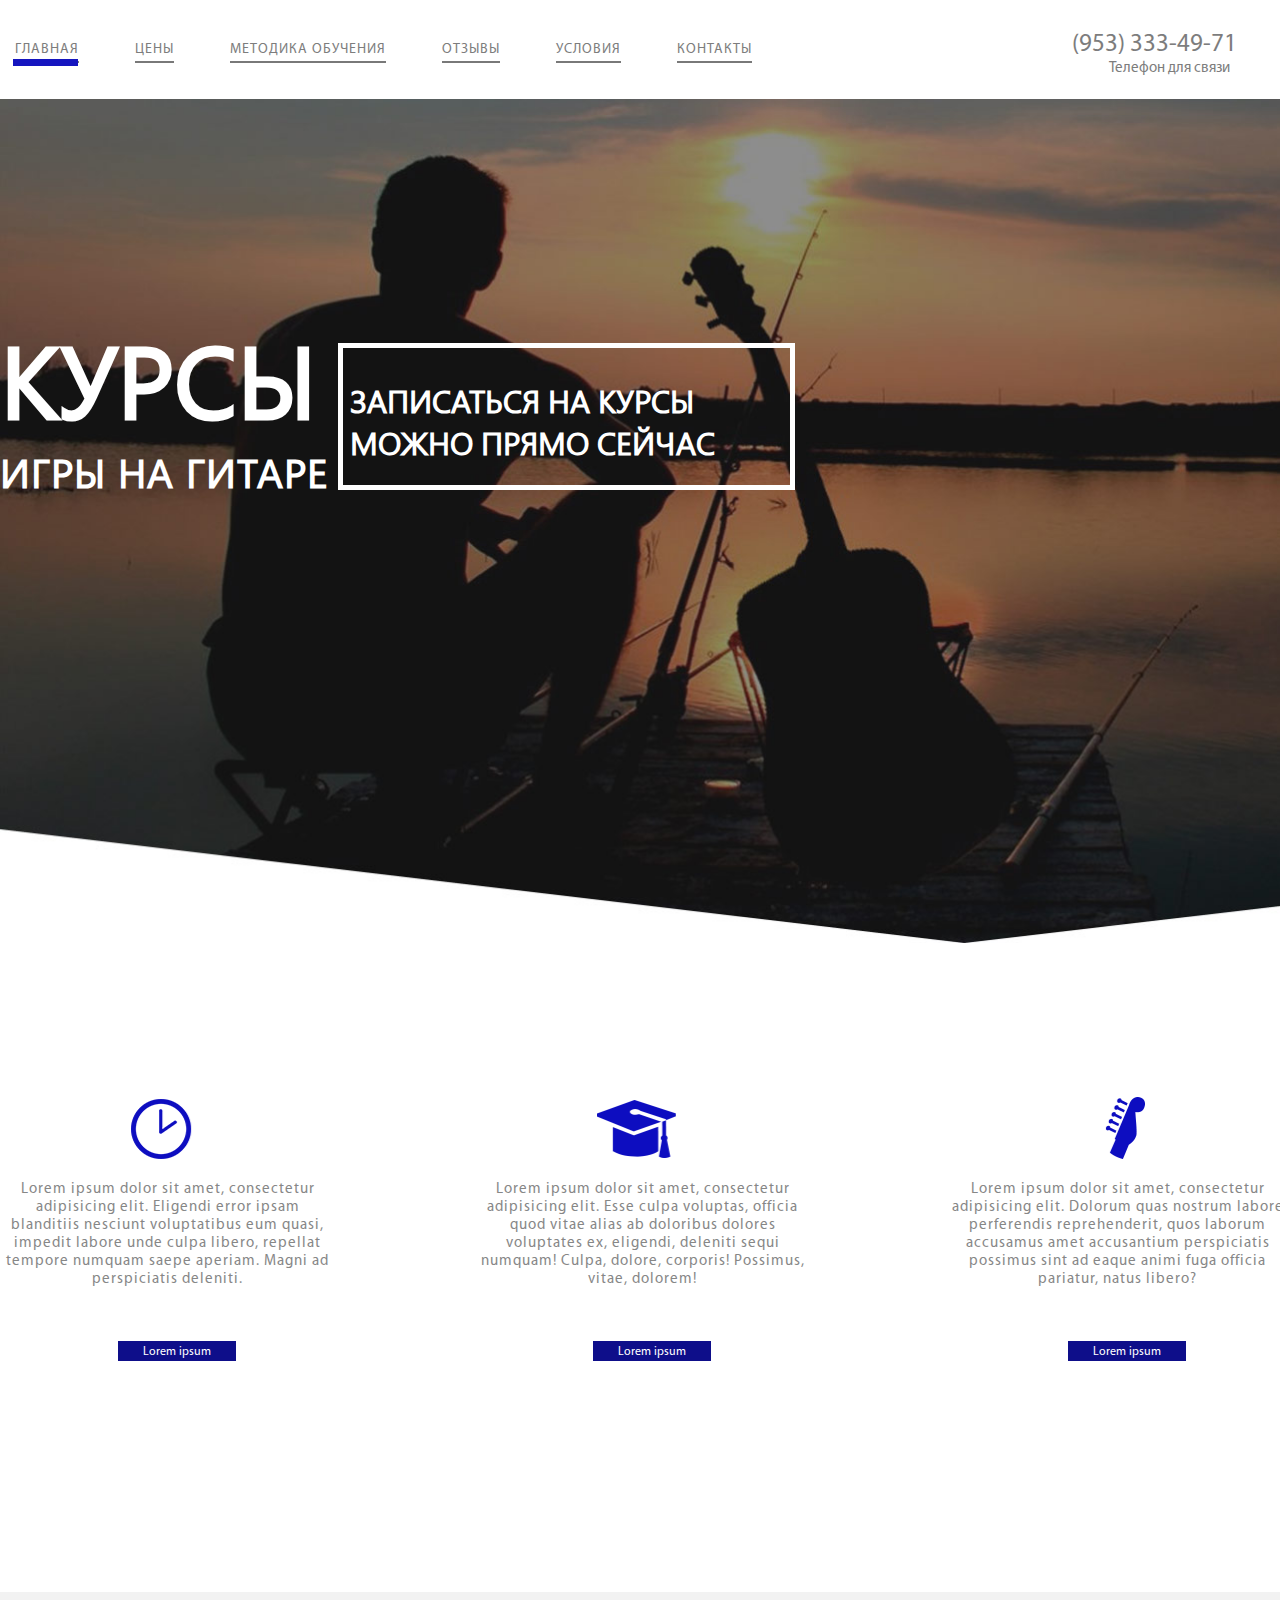
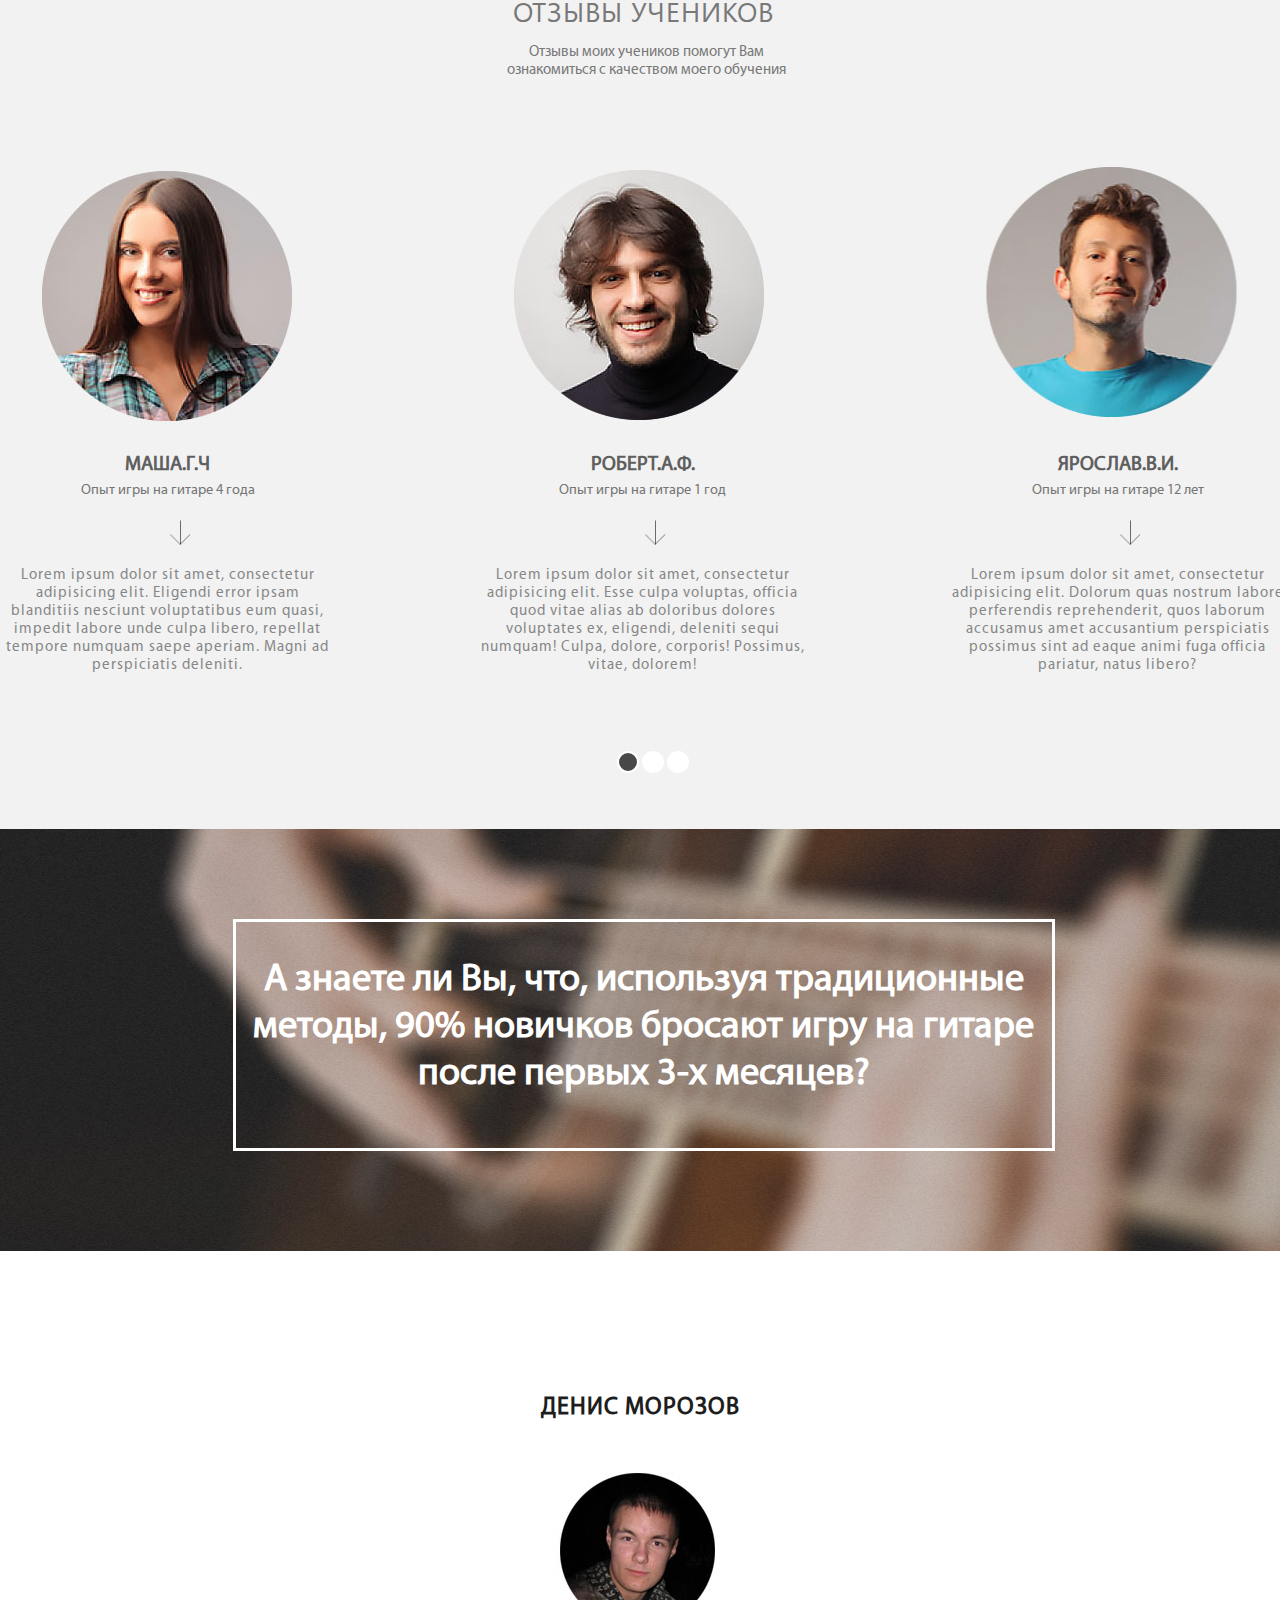
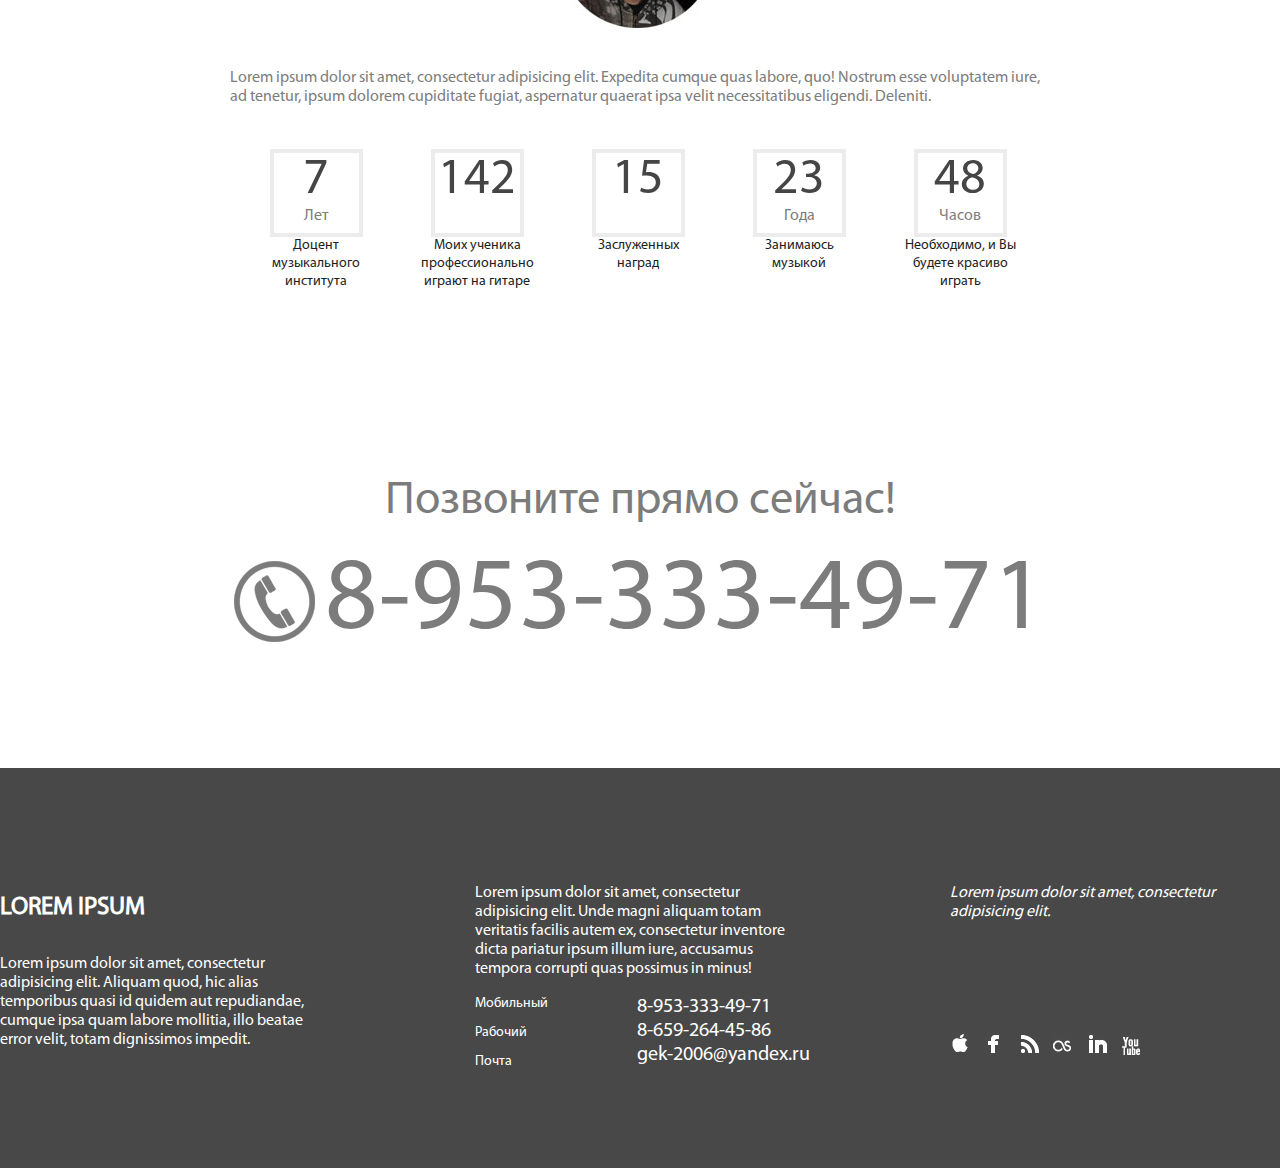
<file: index.html>
<!DOCTYPE html>
<html lang="ru">

<head>
    <meta charset="UTF-8">
    <title>Курсы гитары в Калуге </title>
    <link href="img/guitar.ico" type="image/ico" rel="shortcut icon">
    <link href="css/normalize.css" rel="stylesheet">
    <link href="css/style.css" rel="stylesheet">
</head>

<body>
    <header>
        <div class="layout-center-wrapper clearfix">
            <!-- Открываем центровщик -->
            <nav>
                <ul class="menu">
                    <li><a class="main-page" href="#">Главная</a></li>
                    <li><a href="#">Цены</a></li>
                    <li><a href="#">Методика обучения</a></li>
                    <li><a href="#">Отзывы</a></li>
                    <li><a href="#">Условия</a></li>
                    <li><a href="#">Контакты</a></li>
                </ul>
                <!-- Закрыли меню -->
                <!-- Верстаем правую верхнюю форму с контактами -->
                <div class="contact-right to-right">
                    <p>(953) 333-49-71</p>
                    <p>Телефон для связи</p>
                </div>
                <!--Закрыли формус контактами  -->
            </nav>
        </div>
        <!-- Закрыли центровщик -->
        <!--Верстаем главную картинку сайта-->
        <div class="main-picture">
            <div class="layout-center-wrapper clearfix">
                <!-- Блок с предложением -->
                <div class="big-supply clearfix">
                    <div class="info-left to-left" href="#">
                        <h3>Курсы</h3>
                        <p>игры на гитаре</p>
                    </div>
                    <a class="info-right to-right" href="#">
                        <p>Записаться на курсы можно прямо сейчас</p>
                    </a>
                </div>
                <!-- Закрыли блок с предложениями -->
            </div>
        </div>
        <!--  Закрыли главную картинку-->
    </header>
    <div class="layout-center-wrapper clearfix">
        <!--Верстаем блок с особенностями-->
        <ul class="features clearfix">
            <li class="to-left">
                <div class="feature-image clock"></div>
                <p class="feature-inside">Lorem ipsum dolor sit amet, consectetur adipisicing elit. Eligendi error ipsam blanditiis nesciunt voluptatibus eum quasi, impedit labore unde culpa libero, repellat tempore numquam saepe aperiam. Magni ad perspiciatis deleniti.</p>
                <a class="btn" href="#">Lorem ipsum</a>
            </li>
            <li class="to-left">
                <div class="feature-image hat"></div>
                <p class="feature-inside">Lorem ipsum dolor sit amet, consectetur adipisicing elit. Esse culpa voluptas, officia quod vitae alias ab doloribus dolores voluptates ex, eligendi, deleniti sequi numquam! Culpa, dolore, corporis! Possimus, vitae, dolorem!</p>
                <a class="btn" href="#">Lorem ipsum</a>
            </li>
            <li class="to-left">
                <div class="feature-image guitar"></div>
                <p class="feature-inside">Lorem ipsum dolor sit amet, consectetur adipisicing elit. Dolorum quas nostrum labore perferendis reprehenderit, quos laborum accusamus amet accusantium perspiciatis possimus sint ad eaque animi fuga officia pariatur, natus libero?</p>
                <a class="btn" href="#">Lorem ipsum</a>
            </li>
        </ul>
        <!-- Закрыли блок с особенностями -->
    </div>
    <!-- Верстаем слайдер -->
    <div class="slider">
        <div class="layout-center-wrapper clearfix">
            <div class="opinions">
                <h3>Отзывы учеников</h3>
                <p>Отзывы моих учеников помогут Вам ознакомиться с качеством моего обучения</p>
            </div>
            <input type="radio" id="btn-1" name="toggle" checked>
            <input type="radio" id="btn-2" name="toggle">
            <input type="radio" id="btn-3" name="toggle">
            <div class="slider-controls">
                <label for="btn-1"></label>
                <label for="btn-2"></label>
                <label for="btn-3"></label>
            </div>
            <div class="slider-inner">
                <div class="slider-main">
                    <ul class="slide clearfix to-left">
                        <li class="to-left">
                            <div class="opinion-image mary"></div>
                            <div class="description">
                                <h4>Маша.Г.Ч</h4>
                                <p>Опыт игры на гитаре 4 года</p>
                            </div>
                            <p class="slide-inside">Lorem ipsum dolor sit amet, consectetur adipisicing elit. Eligendi error ipsam blanditiis nesciunt voluptatibus eum quasi, impedit labore unde culpa libero, repellat tempore numquam saepe aperiam. Magni ad perspiciatis deleniti.</p>
                        </li>
                        <li class="to-left">
                            <div class="opinion-image robert"></div>
                            <div class="description">
                                <h4>Роберт.А.Ф.</h4>
                                <p>Опыт игры на гитаре 1 год</p>
                            </div>
                            <p class="slide-inside">Lorem ipsum dolor sit amet, consectetur adipisicing elit. Esse culpa voluptas, officia quod vitae alias ab doloribus dolores voluptates ex, eligendi, deleniti sequi numquam! Culpa, dolore, corporis! Possimus, vitae, dolorem!</p>
                        </li>
                        <li class="to-left">
                            <div class="opinion-image slava"></div>
                            <div class="description">
                                <h4>Ярослав.В.И.</h4>
                                <p>Опыт игры на гитаре 12 лет</p>
                            </div>
                            <p class="slide-inside">Lorem ipsum dolor sit amet, consectetur adipisicing elit. Dolorum quas nostrum labore perferendis reprehenderit, quos laborum accusamus amet accusantium perspiciatis possimus sint ad eaque animi fuga officia pariatur, natus libero?</p>
                        </li>
                    </ul>
                    <ul class="slide clearfix to-left">
                        <li class="to-left">
                            <div class="opinion-image mary"></div>
                            <div class="description">
                                <h4>Маша.Г.Ч</h4>
                                <p>Опыт игры на гитаре 4 года</p>
                            </div>
                            <p class="slide-inside">Lorem ipsum dolor sit amet, consectetur adipisicing elit. Eligendi error ipsam blanditiis nesciunt voluptatibus eum quasi, impedit labore unde culpa libero, repellat tempore numquam saepe aperiam. Magni ad perspiciatis deleniti.</p>
                        </li>
                        <li class="to-left">
                            <div class="opinion-image robert"></div>
                            <div class="description">
                                <h4>Роберт.А.Ф.</h4>
                                <p>Опыт игры на гитаре 1 год</p>
                            </div>
                            <p class="slide-inside">Lorem ipsum dolor sit amet, consectetur adipisicing elit. Esse culpa voluptas, officia quod vitae alias ab doloribus dolores voluptates ex, eligendi, deleniti sequi numquam! Culpa, dolore, corporis! Possimus, vitae, dolorem!</p>
                        </li>
                        <li class="to-left">
                            <div class="opinion-image slava"></div>
                            <div class="description">
                                <h4>Ярослав.В.И.</h4>
                                <p>Опыт игры на гитаре 12 лет</p>
                            </div>
                            <p class="slide-inside">Lorem ipsum dolor sit amet, consectetur adipisicing elit. Dolorum quas nostrum labore perferendis reprehenderit, quos laborum accusamus amet accusantium perspiciatis possimus sint ad eaque animi fuga officia pariatur, natus libero?</p>
                        </li>
                    </ul>
                    <ul class="slide clearfix to-left">
                        <li class="to-left">
                            <div class="opinion-image mary"></div>
                            <div class="description">
                                <h4>Маша.Г.Ч</h4>
                                <p>Опыт игры на гитаре 4 года</p>
                            </div>
                            <p class="slide-inside">Lorem ipsum dolor sit amet, consectetur adipisicing elit. Eligendi error ipsam blanditiis nesciunt voluptatibus eum quasi, impedit labore unde culpa libero, repellat tempore numquam saepe aperiam. Magni ad perspiciatis deleniti.</p>
                        </li>
                        <li class="to-left">
                            <div class="opinion-image robert"></div>
                            <div class="description">
                                <h4>Роберт.А.Ф.</h4>
                                <p>Опыт игры на гитаре 1 год</p>
                            </div>
                            <p class="slide-inside">Lorem ipsum dolor sit amet, consectetur adipisicing elit. Esse culpa voluptas, officia quod vitae alias ab doloribus dolores voluptates ex, eligendi, deleniti sequi numquam! Culpa, dolore, corporis! Possimus, vitae, dolorem!</p>
                        </li>
                        <li class="to-left">
                            <div class="opinion-image slava"></div>
                            <div class="description">
                                <h4>Ярослав.В.И.</h4>
                                <p>Опыт игры на гитаре 12 лет</p>
                            </div>
                            <p class="slide-inside">Lorem ipsum dolor sit amet, consectetur adipisicing elit. Dolorum quas nostrum labore perferendis reprehenderit, quos laborum accusamus amet accusantium perspiciatis possimus sint ad eaque animi fuga officia pariatur, natus libero?</p>
                        </li>
                    </ul>
                </div>
            </div>
        </div>
    </div>
    <!-- Закрыли картинки слайдера и текст -->
    <!-- Открываем блок с нижней картинкой -->
    <div class="guitar-big">
        <div class="layout-center-wrapper-small clearfix">
            <!-- Открыли блок с описанием внутри картинки -->
            <div class="descripton-guitar to-left">
                <h5>А знаете ли Вы, что, используя традиционные методы, 90% новичков бросают игру на гитаре после первых 3-х месяцев?</h5>
            </div>
            <!--закрлыи блок с описанием внутри картинки-->
        </div>
    </div>
    <!-- Закрываем блок с нижней картинкой -->
    <!-- Блок с фотографиями и описанием автора -->
    <div class="layout-center-wrapper-small clearfix">
        <div class="author">
            <div class="author-description">
                <div class="author-photo">
                    <p class="author-name">Денис Морозов</p>
                    <div class="author-photo-bg">
                        <div class="photo"><img src="img/me.jpg" width="220" height="192" alt="Denis-Morozov">
                        </div>
                    </div>
                </div>
                <div class="author-text">
                    <p>Lorem ipsum dolor sit amet, consectetur adipisicing elit. Expedita cumque quas labore, quo! Nostrum esse voluptatem iure, ad tenetur, ipsum dolorem cupiditate fugiat, aspernatur quaerat ipsa velit necessitatibus eligendi. Deleniti.</p>
                </div>
            </div>
            <div class="author-features">
                <div class="author-features-wrapper">
                    <div class="author-features-numbers">
                        <div class="number">
                            <p>7</p>Лет</div>
                        <div class="number-text">Доцент музыкального института</div>
                    </div>
                </div>
                <!-- Закрыли блок с фотографией и описанием автора -->
                <!-- Блок с достижениями автора -->
                <div class="author-features-wrapper">
                    <div class="author-features-numbers">
                        <div class="number">
                            <p>142</p>
                        </div>
                        <div class="number-text">Моих ученика профессионально играют на гитаре</div>
                    </div>
                </div>
                <div class="author-features-wrapper">
                    <div class="author-features-numbers">
                        <div class="number">
                            <p>15</p>
                        </div>
                        <div class="number-text">Заслуженных наград</div>
                    </div>
                </div>
                <div class="author-features-wrapper">
                    <div class="author-features-numbers">
                        <div class="number">
                            <p>23</p>Года</div>
                        <div class="number-text">Занимаюсь музыкой</div>
                    </div>
                </div>
                <div class="author-features-wrapper">
                    <div class="author-features-numbers">
                        <div class="number">
                            <p>48</p>Часов</div>
                        <div class="number-text">Необходимо, и Вы будете красиво играть</div>
                    </div>
                </div>
            </div>
            <div class="author-phone">
                <p class="call">Позвоните прямо сейчас!</p>
                <p class="call-number">8-953-333-49-71</p>
            </div>
        </div>
    </div>
    <!--Верстаем блок футера-->
    <footer>
        <div class="layout-center-wrapper clearfix">
            <!-- Верстаем три колонки футера -->
            <div class="footer-column clerfix to-left">
                <h3>Lorem Ipsum</h3>
                <p>Lorem ipsum dolor sit amet, consectetur adipisicing elit. Aliquam quod, hic alias temporibus quasi id quidem aut repudiandae, cumque ipsa quam labore mollitia, illo beatae error velit, totam dignissimos impedit.</p>
            </div>
            <div class="footer-column to-left">
                <p>Lorem ipsum dolor sit amet, consectetur adipisicing elit. Unde magni aliquam totam veritatis facilis autem ex, consectetur inventore dicta pariatur ipsum illum iure, accusamus tempora corrupti quas possimus in minus!</p>
                <div class="footer-phones-all clearfix">
                    <ul class="footer-middle phones-kinds to-left">
                        <li>Мобильный</li>
                        <li>Рабочий</li>
                        <li>Почта</li>
                    </ul>
                    <ul class="footer-middle phones-numbers to-right">
                        <li>8-953-333-49-71</li>
                        <li>8-659-264-45-86</li>
                        <li>gek-2006@yandex.ru</li>
                    </ul>
                </div>
            </div>
            <div class="footer-column to-left">
                <p>Lorem ipsum dolor sit amet, consectetur adipisicing elit. </p>
                <div class="social-buttons">
                    <a href="http://apple.com" class="btn-social btn-social-apple"></a>
                    <a href="http://facebook.com" class="btn-social btn-social-fb"></a>
                    <a href="http://instagram.com" class="btn-social btn-social-inst"></a>
                    <a href="http://vk.com" class="btn-social btn-social-vk"></a>
                    <a href="http://www.linkedin.com" class="btn-social btn-social-lk"></a>
                    <a href="http://www.youtube.com" class="btn-social btn-social-youtube"></a>
                </div>
            </div>
        </div>
    </footer>
</body>

</html>
</file>
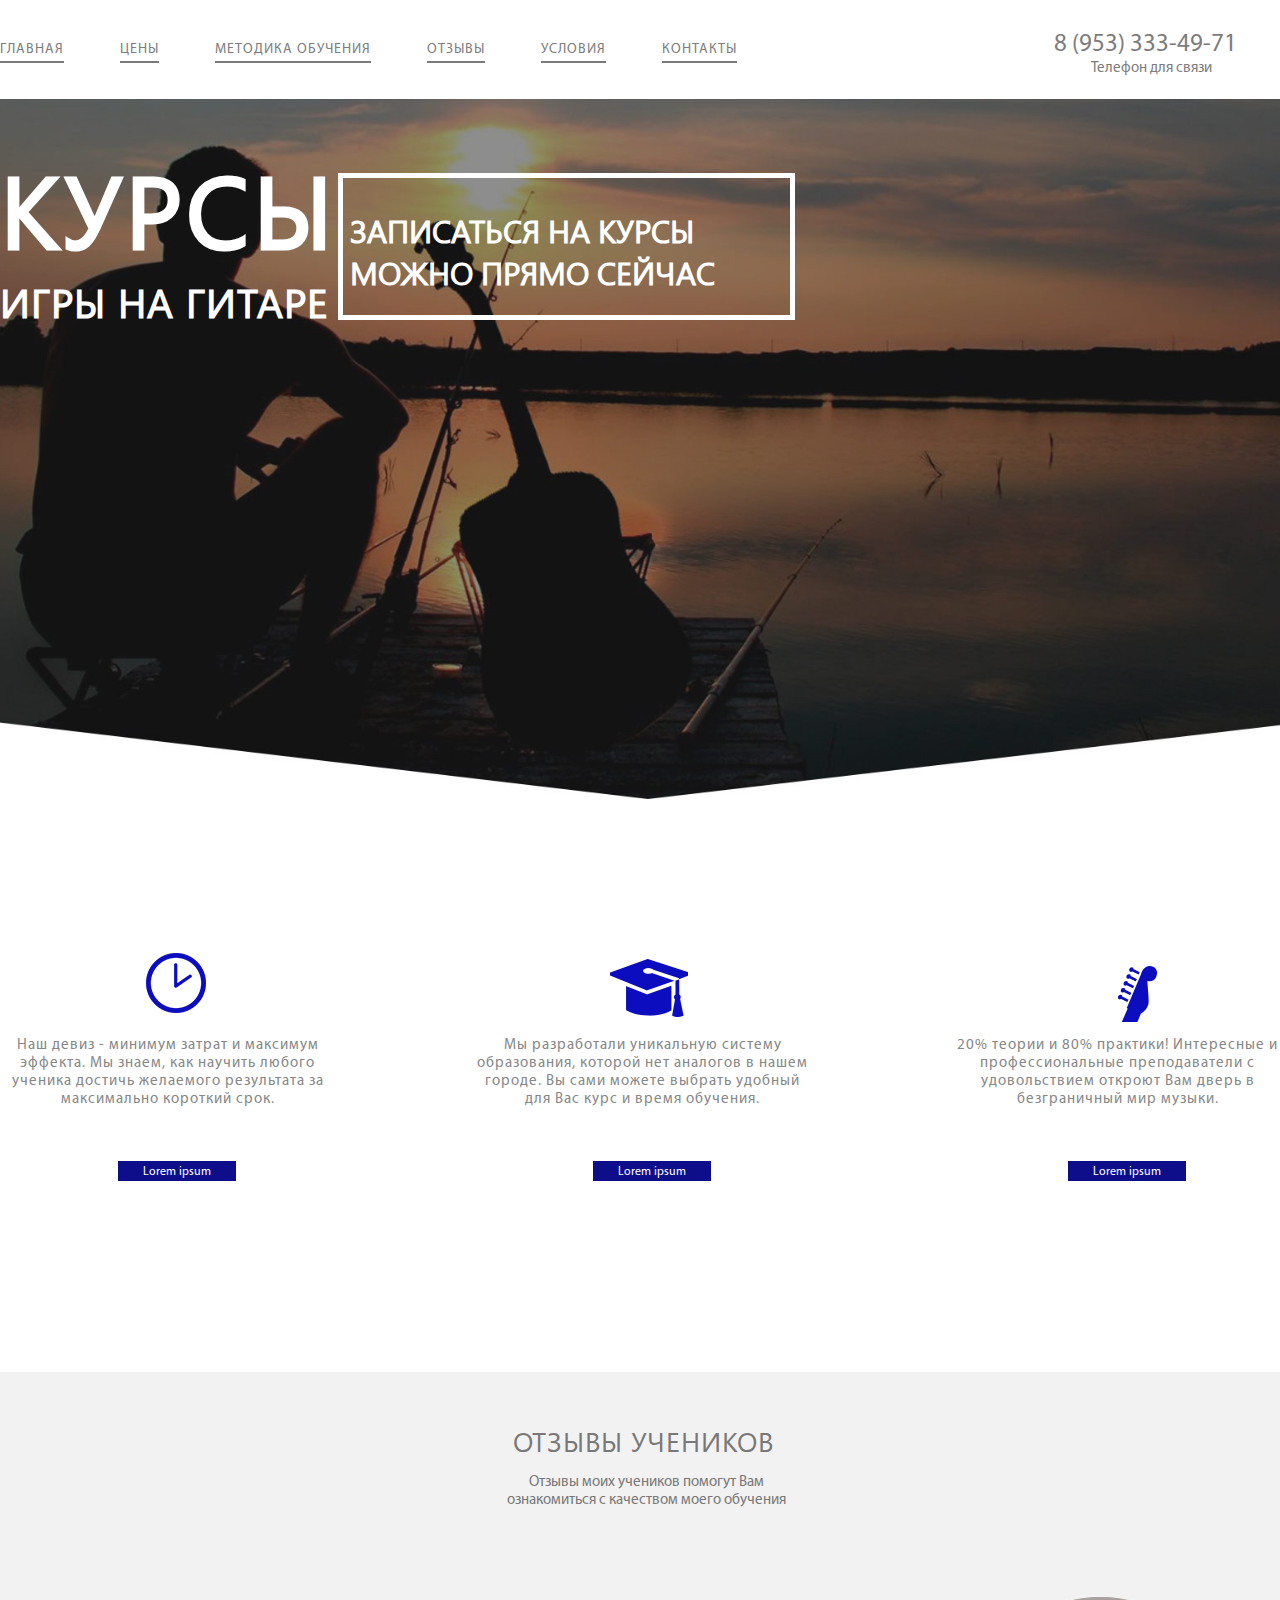
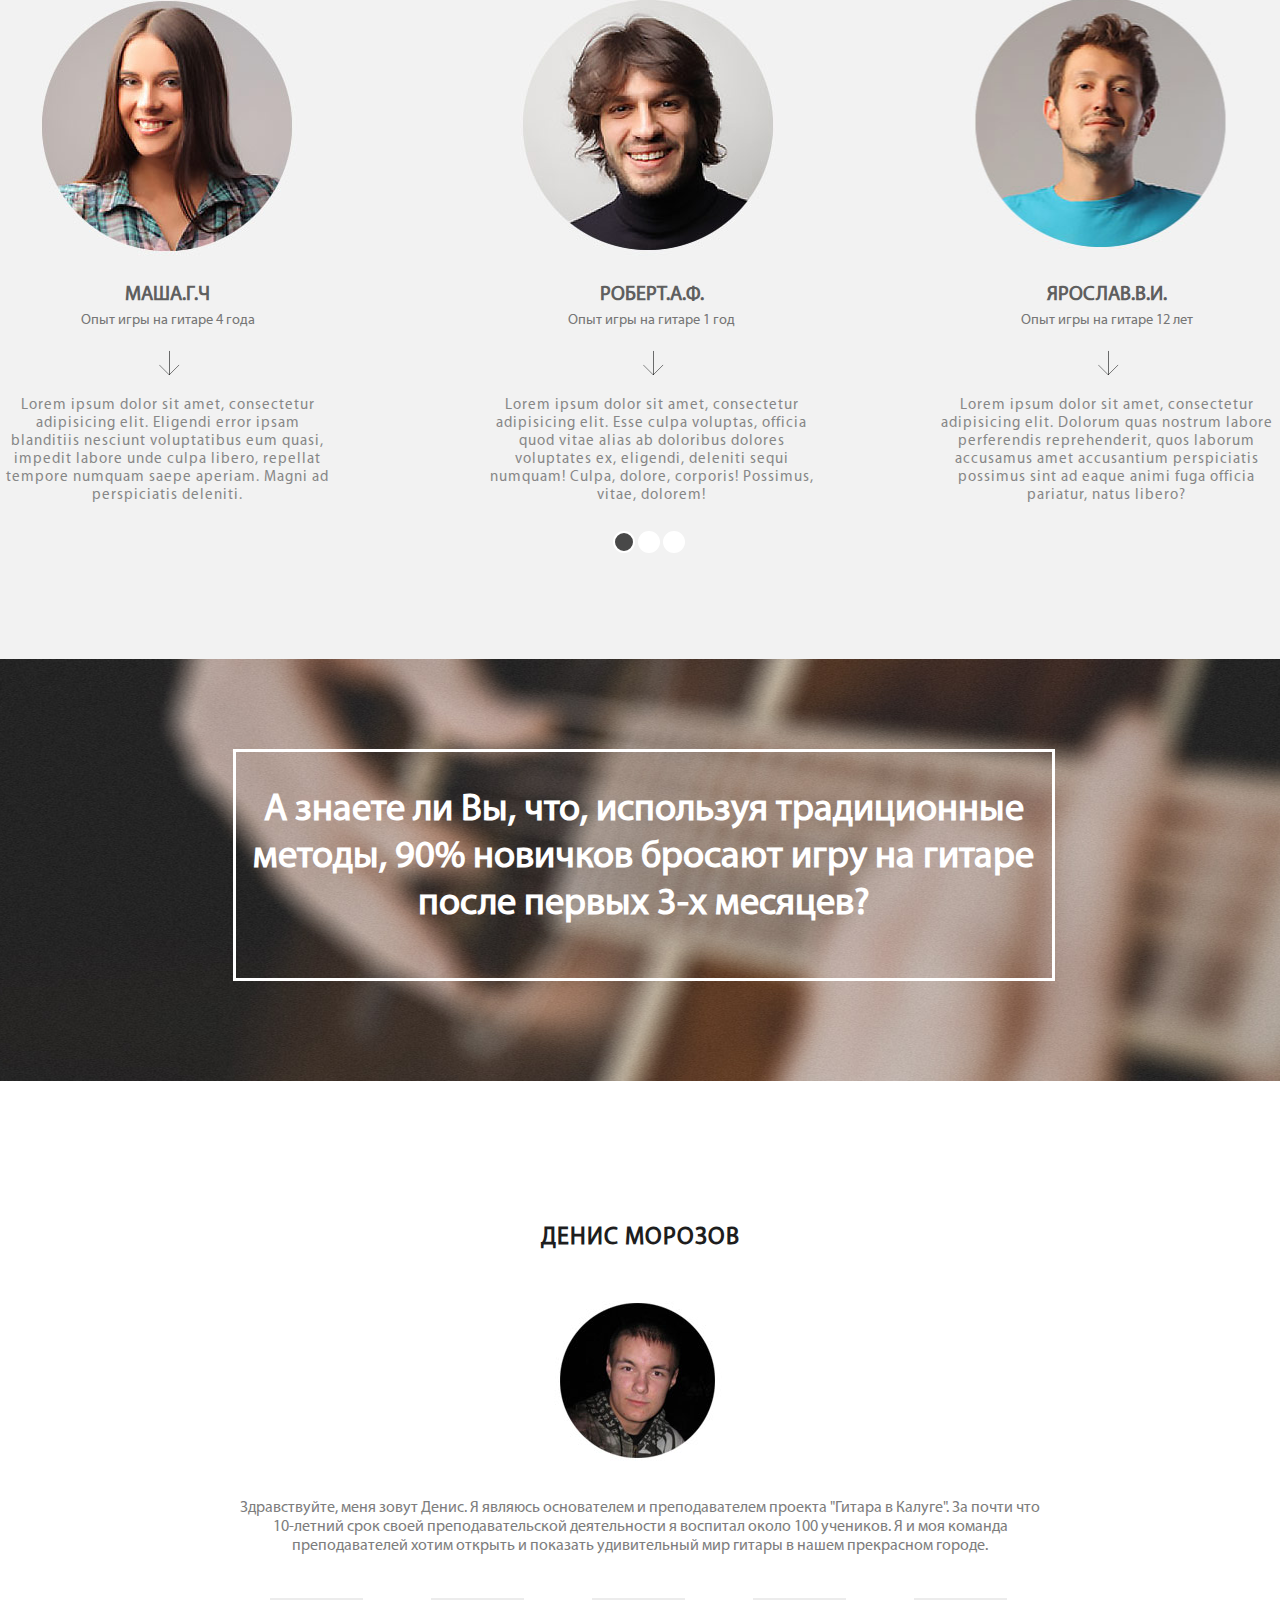
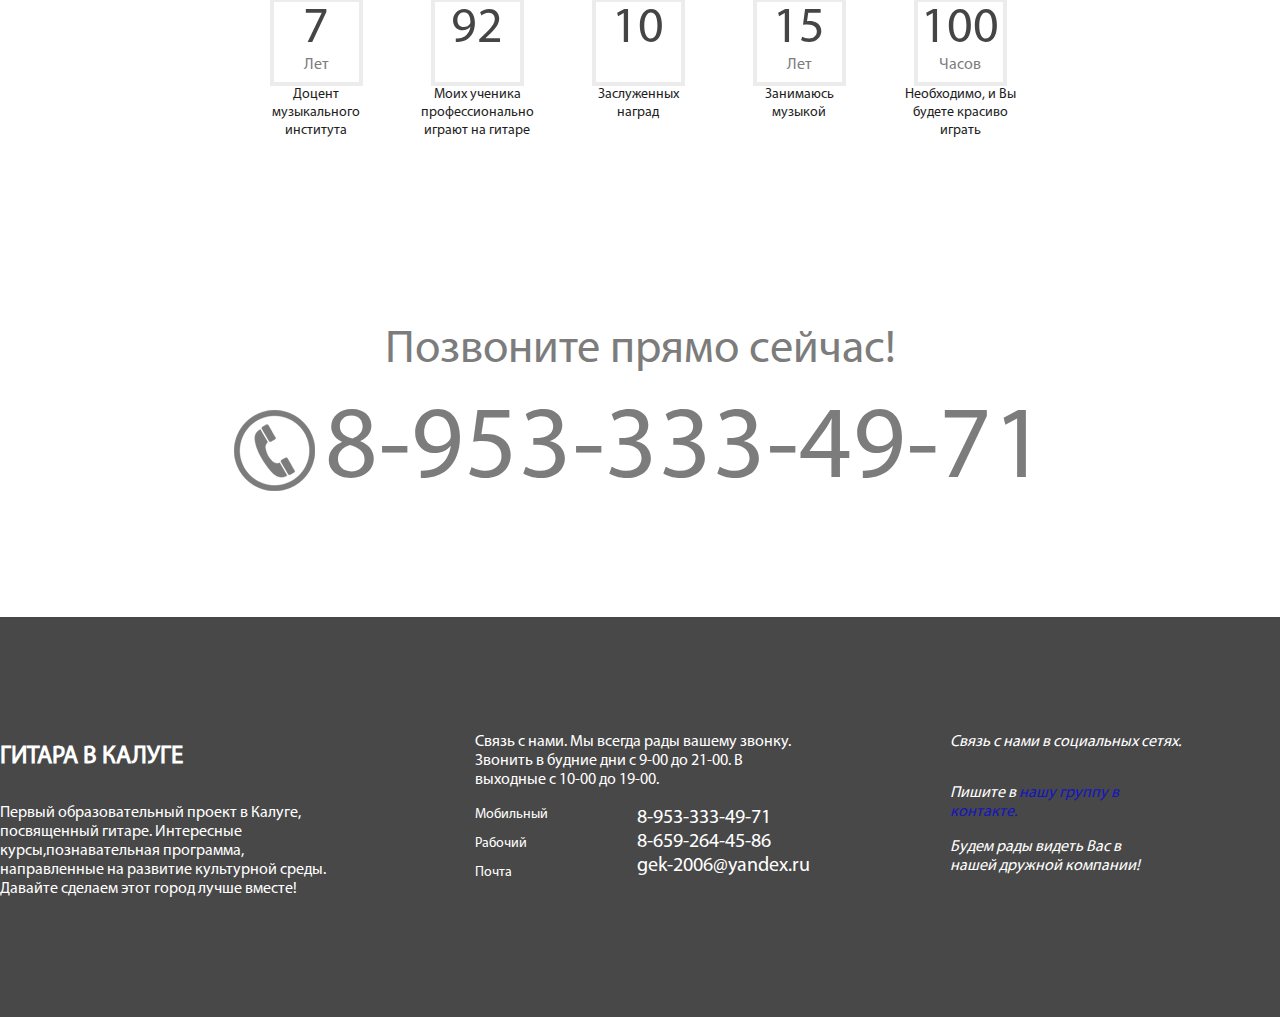
<file: Guitar-teaching/index.html>
<!DOCTYPE html>
<html lang="ru">

<head>
    <meta charset="UTF-8">
    <title>Курсы гитары в Калуге </title>
    <link href="img/guitar.ico" type="image/ico" rel="shortcut icon">
    <link href="css/normalize.css" rel="stylesheet">
    <link href="css/style.css" rel="stylesheet">
</head>

<body>
    <header>
        <div class="layout-center-wrapper clearfix">
            <!-- Открываем центровщик -->
            <nav>
                <ul class="menu to-left">
                    <li><a class="active-blue" href="#">Главная</a></li>
                    <li><a href="price.html">Цены</a></li>
                    <li><a href="#">Методика обучения</a></li>
                    <li><a href="opininons.html">Отзывы</a></li>
                    <li><a href="#">Условия</a></li>
                    <li><a href="contacts.html">Контакты</a></li>
                </ul>
                <!-- Закрыли меню -->
                <!-- Верстаем правую верхнюю форму с контактами -->
                <div class="contact-right to-right">
                    <p>8 (953) 333-49-71</p>
                    <p>Телефон для связи</p>
                </div>
                <!--Закрыли формус контактами  -->
            </nav>
        </div>
        <!-- Закрыли центровщик -->
        <!--Верстаем главную картинку сайта-->
        <div class="main-picture">
            <div class="layout-center-wrapper clearfix">
                <!-- Блок с предложением -->
                <div class="big-supply clearfix">
                    <div class="info-left to-left" href="#">
                        <h3>Курсы</h3>
                        <p>игры на гитаре</p>
                    </div>
                    <a class="info-right to-right" href="#">
                        <p>Записаться на курсы можно прямо сейчас</p>
                    </a>
                </div>
                <!-- Форма связи -->
                    <div class="write-us">
                        <div class="cross-close write-us-close"><img src="img/cross.png" width="21" height="21" alt="CROSS"></div>
                        <form class="contact-form-on-button" action="#" method="post">
                            <div class="half-width">
                                <label for="login-field" class="contact-name">Ваше имя:</label>
                                <input type="text" name="login" id="login-field" placeholder="Представьтесь, пожалуйста" required>
                            </div>
                            <div class="half-width">
                                <label for="email-field" class="contact-email">Ваш e-mail:</label>
                                <input type="email" name="email" id="email-field" placeholder="Для отправки ответа" required>
                            </div>
                            <label for="text-field">Текст сообщения:</label>
                            <textarea name="contact-text" id="text-field" rows="4">Оставьте заявку, Ваш номер телефона и мы ответим Вам течении часа!</textarea>
                            <div class="contact-buttons">
                                <input class="btn form-submit-btn" type="submit" value="Отправить">
                                <input class="btn form-esc-btn" type="reset" value="Отмена">
                            </div>
                        </form>
                    </div>
                    <!-- Закончили форму связи -->
                <!-- Закрыли блок с предложениями -->
            </div>
        </div>
        <!--  Закрыли главную картинку-->
    </header>
    <div class="layout-center-wrapper clearfix">
        <!--Верстаем блок с особенностями-->
        <ul class="features clearfix">
            <li class="to-left">
                <div class="feature-image clock"></div>
                <p class="feature-inside">Наш девиз - минимум затрат и максимум эффекта. Мы знаем, как научить любого ученика достичь желаемого результата за максимально короткий срок.</p>
                <a class="btn" href="#">Lorem ipsum</a>
            </li>
            <li class="to-left">
                <div class="feature-image hat"></div>
                <p class="feature-inside">Мы разработали уникальную систему образования, которой нет аналогов в нашем городе. Вы сами можете выбрать удобный для Вас курс и время обучения.</p>
                <a class="btn" href="#">Lorem ipsum</a>
            </li>
            <li class="to-left">
                <div class="feature-image guitar"></div>
                <p class="feature-inside">20% теории и 80% практики! Интересные и профессиональные преподаватели с удовольствием откроют Вам дверь в безграничный мир музыки. </p>
                <a class="btn" href="#">Lorem ipsum</a>
            </li>
        </ul>
        <!-- Закрыли блок с особенностями -->
    </div>
    <!-- Верстаем слайдер -->
    <div class="slider">
        <div class="layout-center-wrapper clearfix">
            <div class="opinions">
                <h3>Отзывы учеников</h3>
                <p>Отзывы моих учеников помогут Вам ознакомиться с качеством моего обучения</p>
            </div>
            <input type="radio" id="btn-1" name="toggle" checked>
            <input type="radio" id="btn-2" name="toggle">
            <input type="radio" id="btn-3" name="toggle">
            <div class="slider-controls">
                <label for="btn-1"></label>
                <label for="btn-2"></label>
                <label for="btn-3"></label>
            </div>
            <div class="slider-inner">
                <div class="slider-main">
                    <ul class="slide clearfix to-left">
                        <li class="to-left">
                            <div class="opinion-image mary"></div>
                            <div class="description">
                                <h4>Маша.Г.Ч</h4>
                                <p>Опыт игры на гитаре 4 года</p>
                            </div>
                            <p class="slide-inside">Lorem ipsum dolor sit amet, consectetur adipisicing elit. Eligendi error ipsam blanditiis nesciunt voluptatibus eum quasi, impedit labore unde culpa libero, repellat tempore numquam saepe aperiam. Magni ad perspiciatis deleniti.</p>
                        </li>
                        <li class="to-left">
                            <div class="opinion-image robert"></div>
                            <div class="description">
                                <h4>Роберт.А.Ф.</h4>
                                <p>Опыт игры на гитаре 1 год</p>
                            </div>
                            <p class="slide-inside">Lorem ipsum dolor sit amet, consectetur adipisicing elit. Esse culpa voluptas, officia quod vitae alias ab doloribus dolores voluptates ex, eligendi, deleniti sequi numquam! Culpa, dolore, corporis! Possimus, vitae, dolorem!</p>
                        </li>
                        <li class="to-left">
                            <div class="opinion-image slava"></div>
                            <div class="description">
                                <h4>Ярослав.В.И.</h4>
                                <p>Опыт игры на гитаре 12 лет</p>
                            </div>
                            <p class="slide-inside">Lorem ipsum dolor sit amet, consectetur adipisicing elit. Dolorum quas nostrum labore perferendis reprehenderit, quos laborum accusamus amet accusantium perspiciatis possimus sint ad eaque animi fuga officia pariatur, natus libero?</p>
                        </li>
                    </ul>
                    <ul class="slide clearfix to-left">
                        <li class="to-left">
                            <div class="opinion-image mary"></div>
                            <div class="description">
                                <h4>Маша.Г.Ч</h4>
                                <p>Опыт игры на гитаре 4 года</p>
                            </div>
                            <p class="slide-inside">Lorem ipsum dolor sit amet, consectetur adipisicing elit. Eligendi error ipsam blanditiis nesciunt voluptatibus eum quasi, impedit labore unde culpa libero, repellat tempore numquam saepe aperiam. Magni ad perspiciatis deleniti.</p>
                        </li>
                        <li class="to-left">
                            <div class="opinion-image robert"></div>
                            <div class="description">
                                <h4>Роберт.А.Ф.</h4>
                                <p>Опыт игры на гитаре 1 год</p>
                            </div>
                            <p class="slide-inside">Lorem ipsum dolor sit amet, consectetur adipisicing elit. Esse culpa voluptas, officia quod vitae alias ab doloribus dolores voluptates ex, eligendi, deleniti sequi numquam! Culpa, dolore, corporis! Possimus, vitae, dolorem!</p>
                        </li>
                        <li class="to-left">
                            <div class="opinion-image slava"></div>
                            <div class="description">
                                <h4>Ярослав.В.И.</h4>
                                <p>Опыт игры на гитаре 12 лет</p>
                            </div>
                            <p class="slide-inside">Lorem ipsum dolor sit amet, consectetur adipisicing elit. Dolorum quas nostrum labore perferendis reprehenderit, quos laborum accusamus amet accusantium perspiciatis possimus sint ad eaque animi fuga officia pariatur, natus libero?</p>
                        </li>
                    </ul>
                    <ul class="slide clearfix to-left">
                        <li class="to-left">
                            <div class="opinion-image mary"></div>
                            <div class="description">
                                <h4>Маша.Г.Ч</h4>
                                <p>Опыт игры на гитаре 4 года</p>
                            </div>
                            <p class="slide-inside">Lorem ipsum dolor sit amet, consectetur adipisicing elit. Eligendi error ipsam blanditiis nesciunt voluptatibus eum quasi, impedit labore unde culpa libero, repellat tempore numquam saepe aperiam. Magni ad perspiciatis deleniti.</p>
                        </li>
                        <li class="to-left">
                            <div class="opinion-image robert"></div>
                            <div class="description">
                                <h4>Роберт.А.Ф.</h4>
                                <p>Опыт игры на гитаре 1 год</p>
                            </div>
                            <p class="slide-inside">Lorem ipsum dolor sit amet, consectetur adipisicing elit. Esse culpa voluptas, officia quod vitae alias ab doloribus dolores voluptates ex, eligendi, deleniti sequi numquam! Culpa, dolore, corporis! Possimus, vitae, dolorem!</p>
                        </li>
                        <li class="to-left">
                            <div class="opinion-image slava"></div>
                            <div class="description">
                                <h4>Ярослав.В.И.</h4>
                                <p>Опыт игры на гитаре 12 лет</p>
                            </div>
                            <p class="slide-inside">Lorem ipsum dolor sit amet, consectetur adipisicing elit. Dolorum quas nostrum labore perferendis reprehenderit, quos laborum accusamus amet accusantium perspiciatis possimus sint ad eaque animi fuga officia pariatur, natus libero?</p>
                        </li>
                    </ul>
                </div>
            </div>
        </div>
    </div>
    <!-- Закрыли картинки слайдера и текст -->
    <!-- Открываем блок с нижней картинкой -->
    <div class="guitar-big">
        <div class="layout-center-wrapper-small clearfix">
            <!-- Открыли блок с описанием внутри картинки -->
            <div class="descripton-guitar to-left">
                <h5>А знаете ли Вы, что, используя традиционные методы, 90% новичков бросают игру на гитаре после первых 3-х месяцев?</h5>
            </div>
            <!--закрлыи блок с описанием внутри картинки-->
        </div>
    </div>
    <!-- Закрываем блок с нижней картинкой -->
    <!-- Блок с фотографиями и описанием автора -->
    <div class="layout-center-wrapper-small clearfix">
        <div class="author">
            <div class="author-description">
                <div class="author-photo">
                    <p class="author-name">Денис Морозов</p>
                    <div class="author-photo-bg">
                        <div class="photo"><img src="img/me.jpg" width="220" height="192" alt="Denis-Morozov">
                        </div>
                    </div>
                </div>
                <div class="author-text">
                    <p>Здравствуйте, меня зовут Денис. Я являюсь основателем и преподавателем проекта "Гитара в Калуге". За почти что 10-летний срок своей преподавательской деятельности я воспитал около 100 учеников. Я и моя команда преподавателей хотим открыть и показать удивительный мир гитары в нашем прекрасном городе.</p>
                </div>
            </div>
            <div class="author-features">
                <div class="author-features-wrapper">
                    <div class="author-features-numbers">
                        <div class="number">
                            <p>7</p>Лет</div>
                        <div class="number-text">Доцент музыкального института</div>
                    </div>
                </div>
                <!-- Закрыли блок с фотографией и описанием автора -->
                <!-- Блок с достижениями автора -->
                <div class="author-features-wrapper">
                    <div class="author-features-numbers">
                        <div class="number">
                            <p>92</p>
                        </div>
                        <div class="number-text">Моих ученика профессионально играют на гитаре</div>
                    </div>
                </div>
                <div class="author-features-wrapper">
                    <div class="author-features-numbers">
                        <div class="number">
                            <p>10</p>
                        </div>
                        <div class="number-text">Заслуженных наград</div>
                    </div>
                </div>
                <div class="author-features-wrapper">
                    <div class="author-features-numbers">
                        <div class="number">
                            <p>15</p>Лет</div>
                        <div class="number-text">Занимаюсь музыкой</div>
                    </div>
                </div>
                <div class="author-features-wrapper">
                    <div class="author-features-numbers">
                        <div class="number">
                            <p>100</p>Часов</div>
                        <div class="number-text">Необходимо, и Вы будете красиво играть</div>
                    </div>
                </div>
            </div>
            <div class="author-phone">
                <p class="call">Позвоните прямо сейчас!</p>
                <p class="call-number">8-953-333-49-71</p>
            </div>
        </div>
    </div>
    <!--Верстаем блок футера-->
    <footer>
        <div class="layout-center-wrapper clearfix">
            <!-- Верстаем три колонки футера -->
            <div class="footer-column clerfix to-left">
                <h3>Гитара в Калуге</h3>
                <p>Первый образовательный проект в Калуге, посвященный гитаре. Интересные курсы,познавательная программа, направленные на развитие культурной среды. Давайте сделаем этот город лучше вместе!</p>
            </div>
            <div class="footer-column to-left">
                <p>Связь с нами. Мы всегда рады вашему звонку.
                Звонить в будние дни с 9-00 до 21-00. В выходные с 10-00 до 19-00. </p>
                <div class="footer-phones-all clearfix">
                    <ul class="footer-middle phones-kinds to-left">
                        <li>Мобильный</li>
                        <li>Рабочий</li>
                        <li>Почта</li>
                    </ul>
                    <ul class="footer-middle phones-numbers to-right">
                        <li>8-953-333-49-71</li>
                        <li>8-659-264-45-86</li>
                        <li>gek-2006@yandex.ru</li>
                    </ul>
                </div>
            </div>
            <div class="footer-column to-left">
                <p>Связь с нами в социальных сетях. </p>
                <div class="social-buttons">
                <p>Пишите в <a href="http://vk.com/guitar40">нашу группу в контакте.</a></p>
                <p>Будем рады видеть Вас в нашей дружной компании!</p>
                </div>
            </div>
        </div>
    </footer>
    <script src="js/my.js"></script>
</body>

</html>
</file>
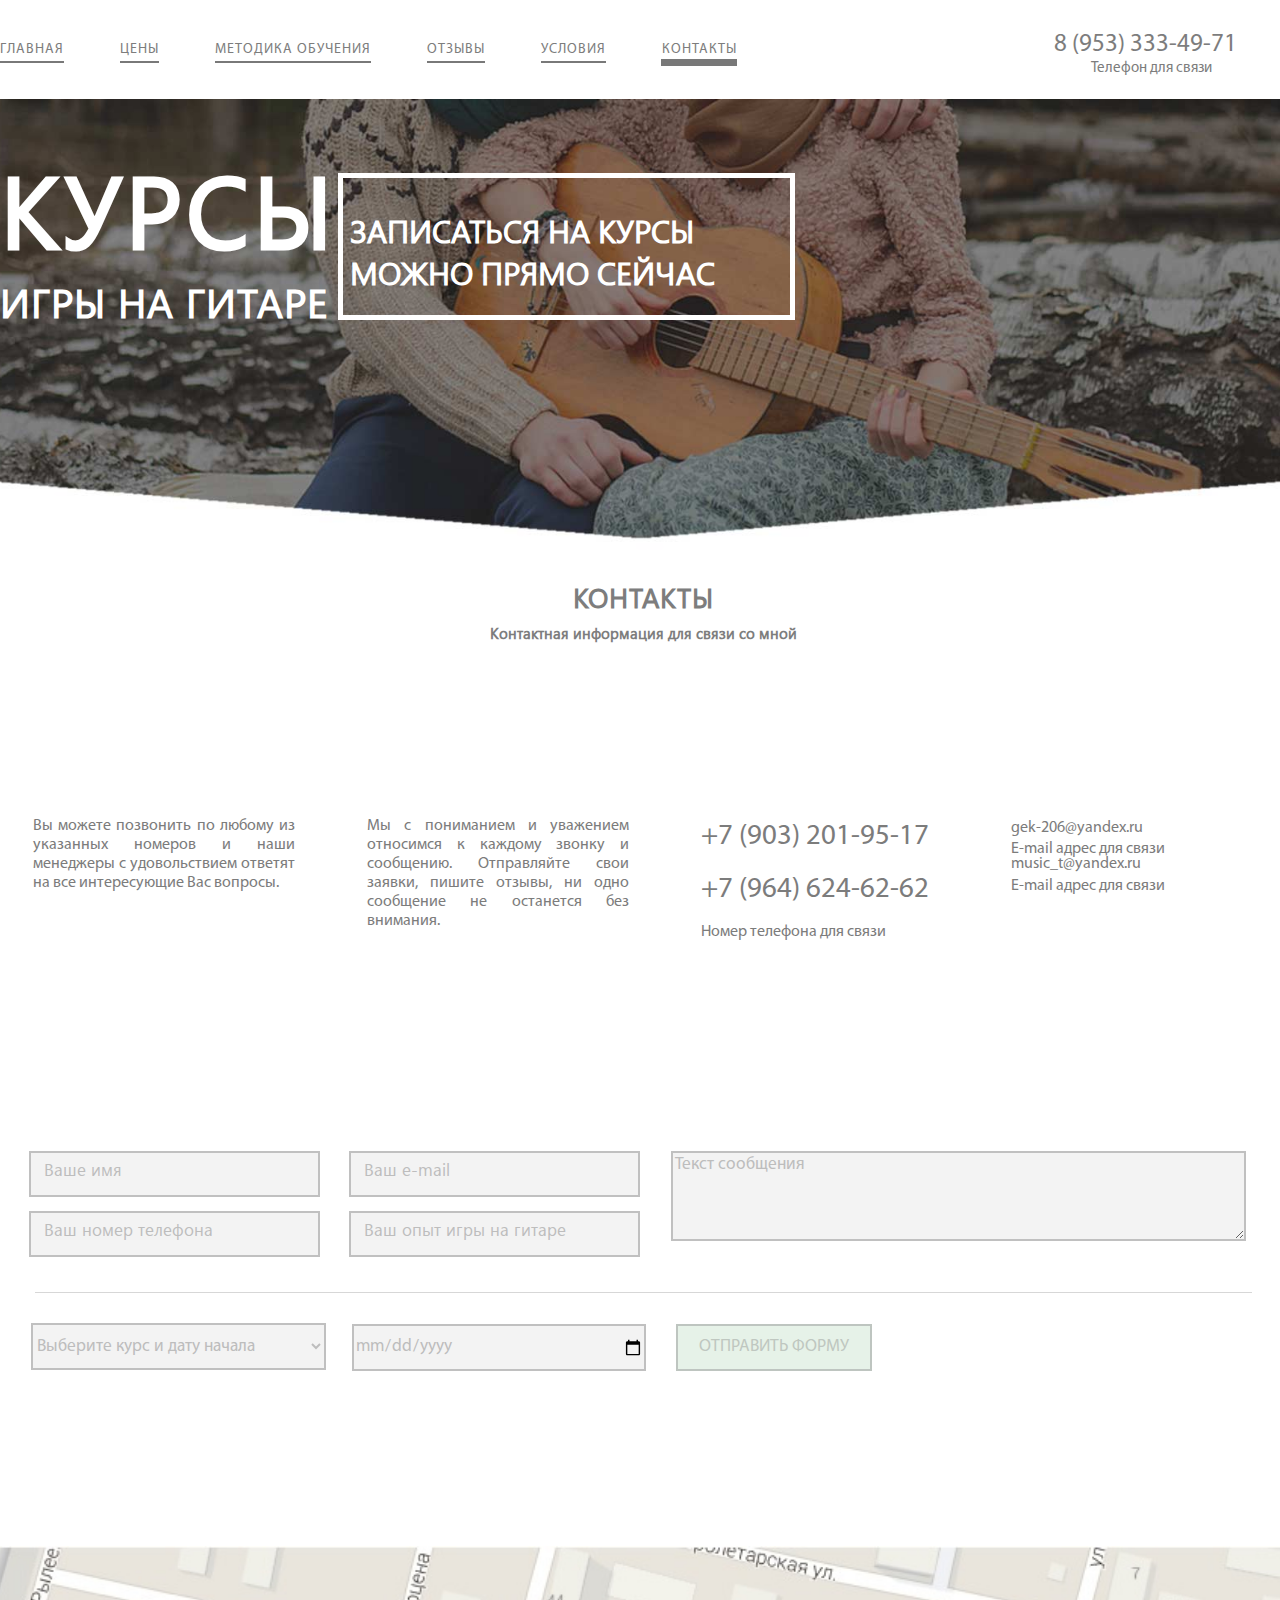
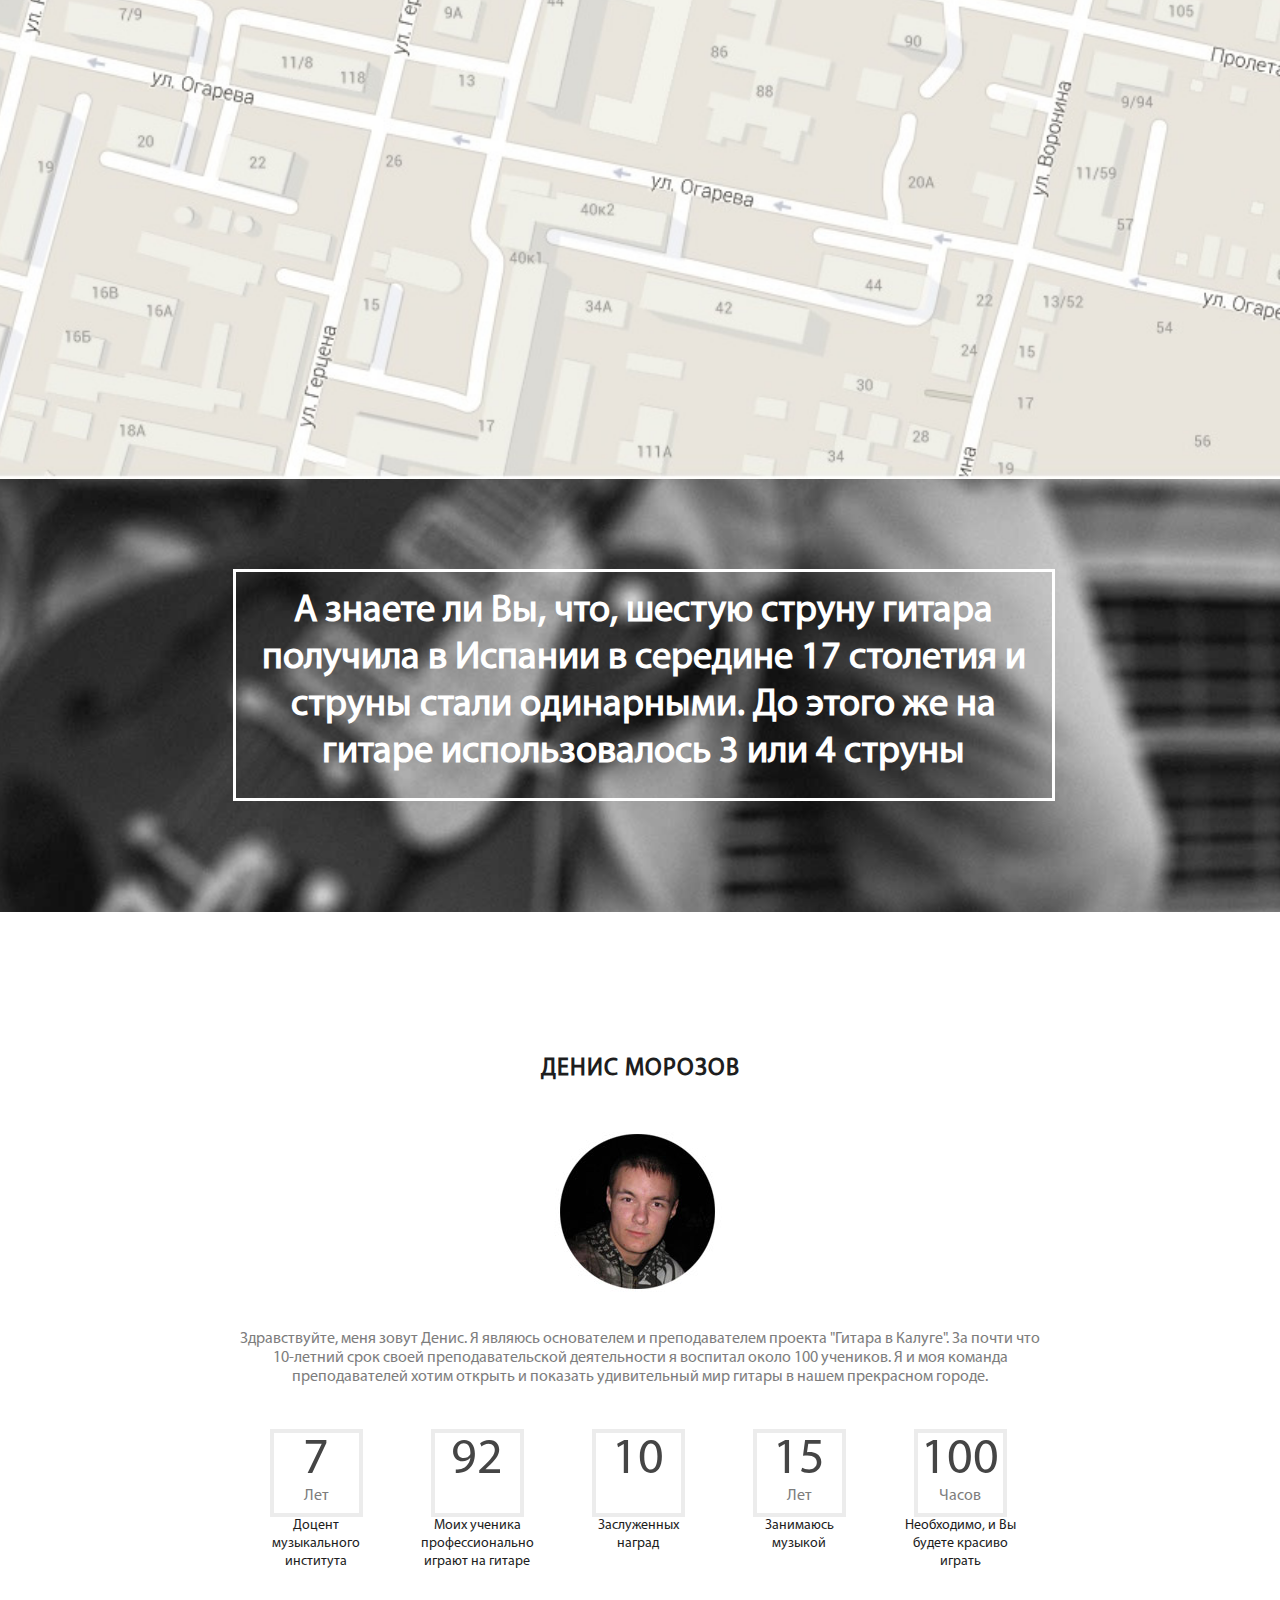
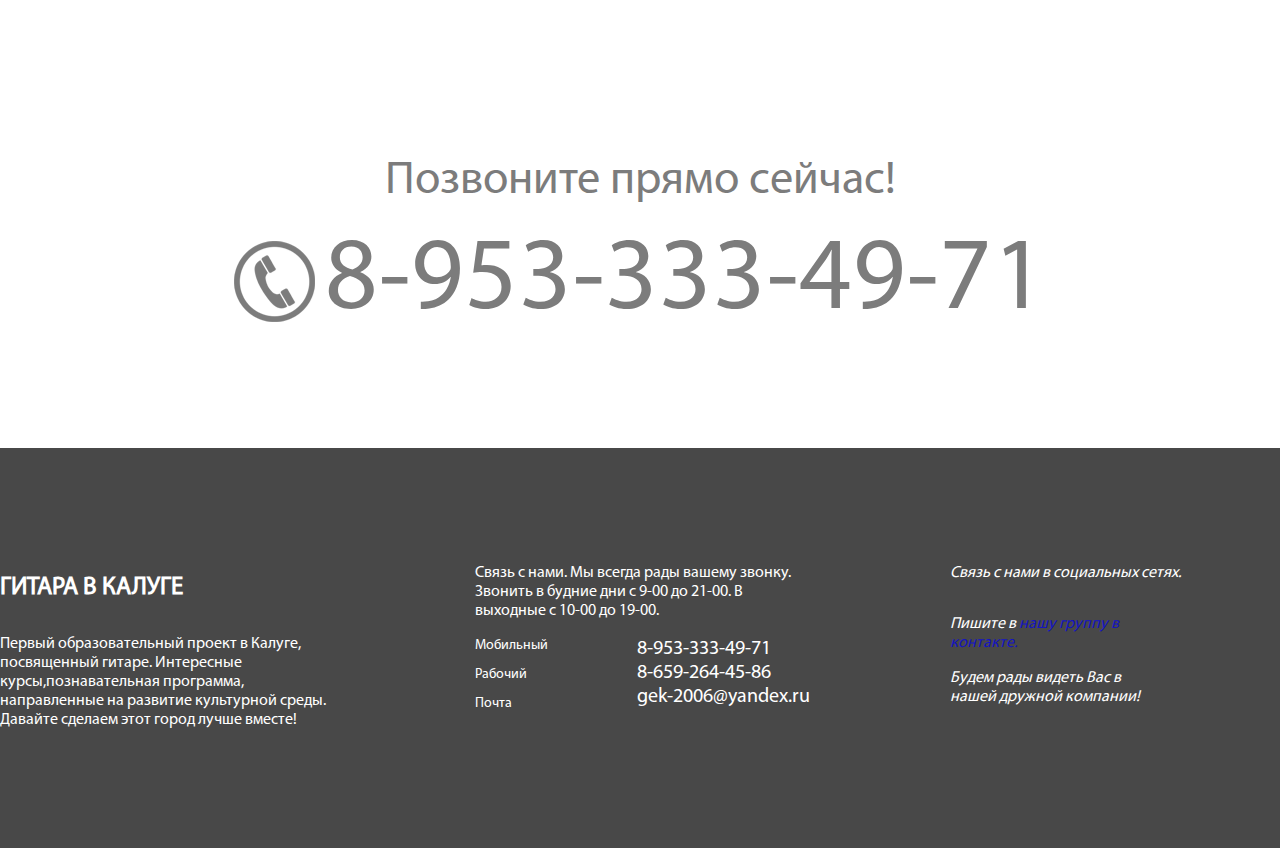
<file: Guitar-teaching/contacts.html>
<!DOCTYPE html>
<html lang="ru">

<head>
    <meta charset="UTF-8">
    <title>Курсы гитары в Калуге </title>
    <link href="img/guitar.ico" type="image/ico" rel="shortcut icon">
    <link href="css/normalize.css" rel="stylesheet">
    <link href="css/style.css" rel="stylesheet">
</head>

<body>
    <header>
        <div class="layout-center-wrapper clearfix">
            <!-- Открываем центровщик -->
            <nav>
                <ul class="menu to-left">
                    <li><a href="index.html">Главная</a></li>
                    <li><a href="price.html">Цены</a></li>
                    <li><a href="#">Методика обучения</a></li>
                    <li><a href="opininons.html">Отзывы</a></li>
                    <li><a href="#">Условия</a></li>
                    <li><a class="main-page-grey-contacts" href="contacts.html">Контакты</a></li>
                </ul>
                <!-- Закрыли меню -->
                <!-- Верстаем правую верхнюю форму с контактами -->
                <div class="contact-right to-right">
                    <p>8 (953) 333-49-71</p>
                    <p>Телефон для связи</p>
                </div>
                <!--Закрыли формус контактами  -->
            </nav>
        </div>
        <!-- Закрыли центровщик -->
        <!--Верстаем главную картинку сайта-->
        <div class="main-picture-price">
            <div class="layout-center-wrapper clearfix">
                <!-- Блок с предложением -->
                <div class="big-supply clearfix">
                    <div class="info-left to-left" href="#">
                        <h3>Курсы</h3>
                        <p>игры на гитаре</p>
                    </div>
                    <a class="info-right to-right" href="#">
                        <p>Записаться на курсы можно прямо сейчас</p>
                    </a>
                </div>
                <!-- Закрыли блок с предложениями -->
            </div>
        </div>
        <!--  Закрыли главную картинку-->
    </header>
    <div class="layout-center-wrapper clearfix">
        <div class="description-contacts">
            <h2>Контакты</h2>
            <p>Контактная информация для связи со мной</p>
        </div>
        <!-- Верстаем контактуную информацию -->
        <div class="contacts-text clearfix">
            <div class="contacts-column-bottom">
                <p>Вы можете позвонить по любому из указанных номеров и наши менеджеры с удовольствием ответят на все интересующие Вас вопросы.</p>
            </div>
            <div class="contacts-column-bottom">
                <p>Мы с пониманием и уважением относимся к каждому звонку и сообщению. Отправляйте свои заявки, пишите отзывы, ни одно сообщение не останется без внимания.</p>
            </div>
            <div class="contacts-column-bottom">
                <p class="contact-phone">+7 (903) 201-95-17</p>
                <p class="contact-phone">+7 (964) 624-62-62</p>
                <p class="contact-phone-description">Номер телефона для связи</p>
            </div>
            <div class="contacts-column-bottom">
                <p class="contact-email">gek-206@yandex.ru</p>
                <p class="contact-email-description">E-mail адрес для связи</p>
                <p class="contact-email music">music_t@yandex.ru</p>
                <p class="contact-email-description1">E-mail адрес для связи</p>
            </div>
        </div>
        <!-- Закрыли контактную информацию -->
        <!-- Верастем форму отправки связи -->
        <form class="contact-form" action="#" method="post">
            <div class="form-all">
                <div class="choice-form-top to-left ">
                    <div class="form-position to-left">
                        <input type="text" name="login" id="login-field" placeholder="Ваше имя" required>
                        <br>
                        <input type="tel" name="tel"  placeholder="Ваш номер телефона">
                    </div>
                    <div class="form-position to-left">
                        <input type="email" name="email" id="email-field" placeholder="Ваш e-mail">
                        <br>
                        <input type="text" name="expirience" id="expirience-field" placeholder="Ваш опыт игры на гитаре">
                    </div>
                    <div class="form-position to-left">
                        <textarea name="text">Текст сообщения</textarea>
                    </div>
                </div>
                <div class="description-form-top to-left "></div>
                <div class="letter-form-top to-left"></div>
            </div>
            <div class="form-all">
                <div class="choice form-bottom ">
                    <select name="cource">
                        <option value="choice">Выберите курс и дату начала</option>
                        <option value="start">Для начинающих</option>
                        <option value="optimal">Оптимальный</option>
                        <option value="max">Максимальный</option>
                    </select>
                </div>
                <div class="tense form-bottom ">
                    <input type="date" name="date" id="date-field" placeholder="Выберите дату начала обучение" required>
                </div>
                <input class="submit-btn" type="submit" value="Отправить форму">
            </div>
        </form>
        <!-- Закрыли форму отправки связи -->
    </div>
    <!-- Вставляем интерактивную карту -->
    <div class="map">
        <iframe src="https://www.google.com/maps/embed?pb=!1m14!1m12!1m3!1d2315.837038755995!2d36.2571466!3d54.5187353!2m3!1f0!2f0!3f0!3m2!1i1024!2i768!4f13.1!5e0!3m2!1sru!2sru!4v1444241870541" width="100%" height="533" style="border:0" allowfullscreen></iframe>
    </div>
    <!-- Открываем блок с нижней картинкой -->
    <div class="guitar-big-contacts">
        <div class="layout-center-wrapper-small clearfix">
            <!-- Открыли блок с описанием внутри картинки -->
            <div class="descripton-guitar-contacts to-left">
                <h5>А знаете ли Вы, что, шестую струну гитара получила в Испании в середине 17 столетия и струны стали одинарными. До этого же на гитаре использовалось 3 или 4 струны</h5>
            </div>
            <!--закрлыи блок с описанием внутри картинки-->
        </div>
    </div>
    <!-- Закрываем блок с нижней картинкой -->
    <!-- Блок с фотографиями и описанием автора -->
    <div class="layout-center-wrapper-small clearfix">
        <div class="author">
            <div class="author-description">
                <div class="author-photo">
                    <p class="author-name">Денис Морозов</p>
                    <div class="author-photo-bg">
                        <div class="photo"><img src="img/me.jpg" width="220" height="192" alt="Denis-Morozov">
                        </div>
                    </div>
                </div>
                <div class="author-text">
                    <p>Здравствуйте, меня зовут Денис. Я являюсь основателем и преподавателем проекта "Гитара в Калуге". За почти что 10-летний срок своей преподавательской деятельности я воспитал около 100 учеников. Я и моя команда преподавателей хотим открыть и показать удивительный мир гитары в нашем прекрасном городе.</p>
                </div>
            </div>
            <div class="author-features">
                <div class="author-features-wrapper">
                    <div class="author-features-numbers">
                        <div class="number">
                            <p>7</p>Лет</div>
                        <div class="number-text">Доцент музыкального института</div>
                    </div>
                </div>
                <!-- Закрыли блок с фотографией и описанием автора -->
                <!-- Блок с достижениями автора -->
                <div class="author-features-wrapper">
                    <div class="author-features-numbers">
                        <div class="number">
                            <p>92</p>
                        </div>
                        <div class="number-text">Моих ученика профессионально играют на гитаре</div>
                    </div>
                </div>
                <div class="author-features-wrapper">
                    <div class="author-features-numbers">
                        <div class="number">
                            <p>10</p>
                        </div>
                        <div class="number-text">Заслуженных наград</div>
                    </div>
                </div>
                <div class="author-features-wrapper">
                    <div class="author-features-numbers">
                        <div class="number">
                            <p>15</p>Лет</div>
                        <div class="number-text">Занимаюсь музыкой</div>
                    </div>
                </div>
                <div class="author-features-wrapper">
                    <div class="author-features-numbers">
                        <div class="number">
                            <p>100</p>Часов</div>
                        <div class="number-text">Необходимо, и Вы будете красиво играть</div>
                    </div>
                </div>
            </div>
            <div class="author-phone">
                <p class="call">Позвоните прямо сейчас!</p>
                <p class="call-number">8-953-333-49-71</p>
            </div>
        </div>
    </div>
    <!--Верстаем блок футера-->
    <footer>
        <div class="layout-center-wrapper clearfix">
            <!-- Верстаем три колонки футера -->
            <div class="footer-column clerfix to-left">
                <h3>Гитара в Калуге</h3>
                <p>Первый образовательный проект в Калуге, посвященный гитаре. Интересные курсы,познавательная программа, направленные на развитие культурной среды. Давайте сделаем этот город лучше вместе!</p>
            </div>
            <div class="footer-column to-left">
                <p>Связь с нами. Мы всегда рады вашему звонку.
                Звонить в будние дни с 9-00 до 21-00. В выходные с 10-00 до 19-00. </p>
                <div class="footer-phones-all clearfix">
                    <ul class="footer-middle phones-kinds to-left">
                        <li>Мобильный</li>
                        <li>Рабочий</li>
                        <li>Почта</li>
                    </ul>
                    <ul class="footer-middle phones-numbers to-right">
                        <li>8-953-333-49-71</li>
                        <li>8-659-264-45-86</li>
                        <li>gek-2006@yandex.ru</li>
                    </ul>
                </div>
            </div>
            <div class="footer-column to-left">
                <p>Связь с нами в социальных сетях. </p>
                <div class="social-buttons">
                <p>Пишите в <a href="http://vk.com/guitar40">нашу группу в контакте.</a></p>
                <p>Будем рады видеть Вас в нашей дружной компании!</p>
                </div>
            </div>
        </div>
    </footer>
</body>

</html>
</file>
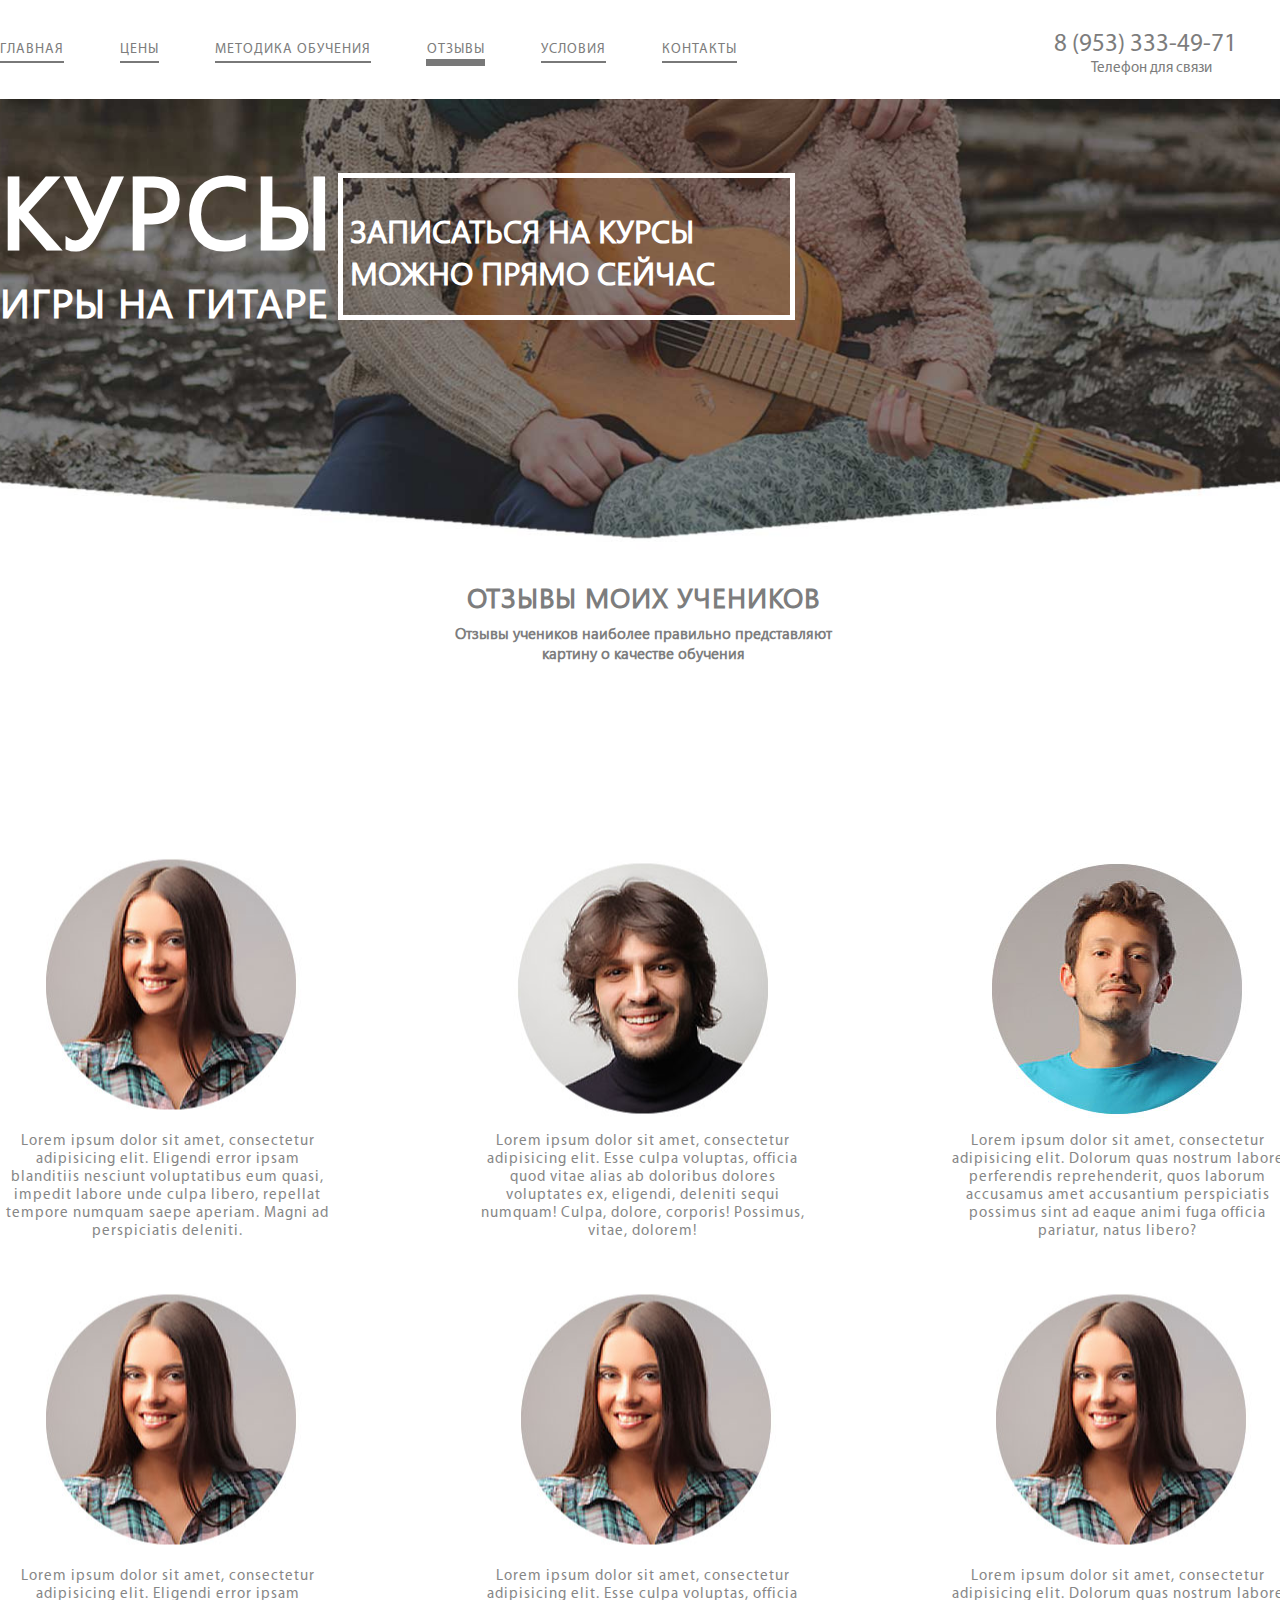
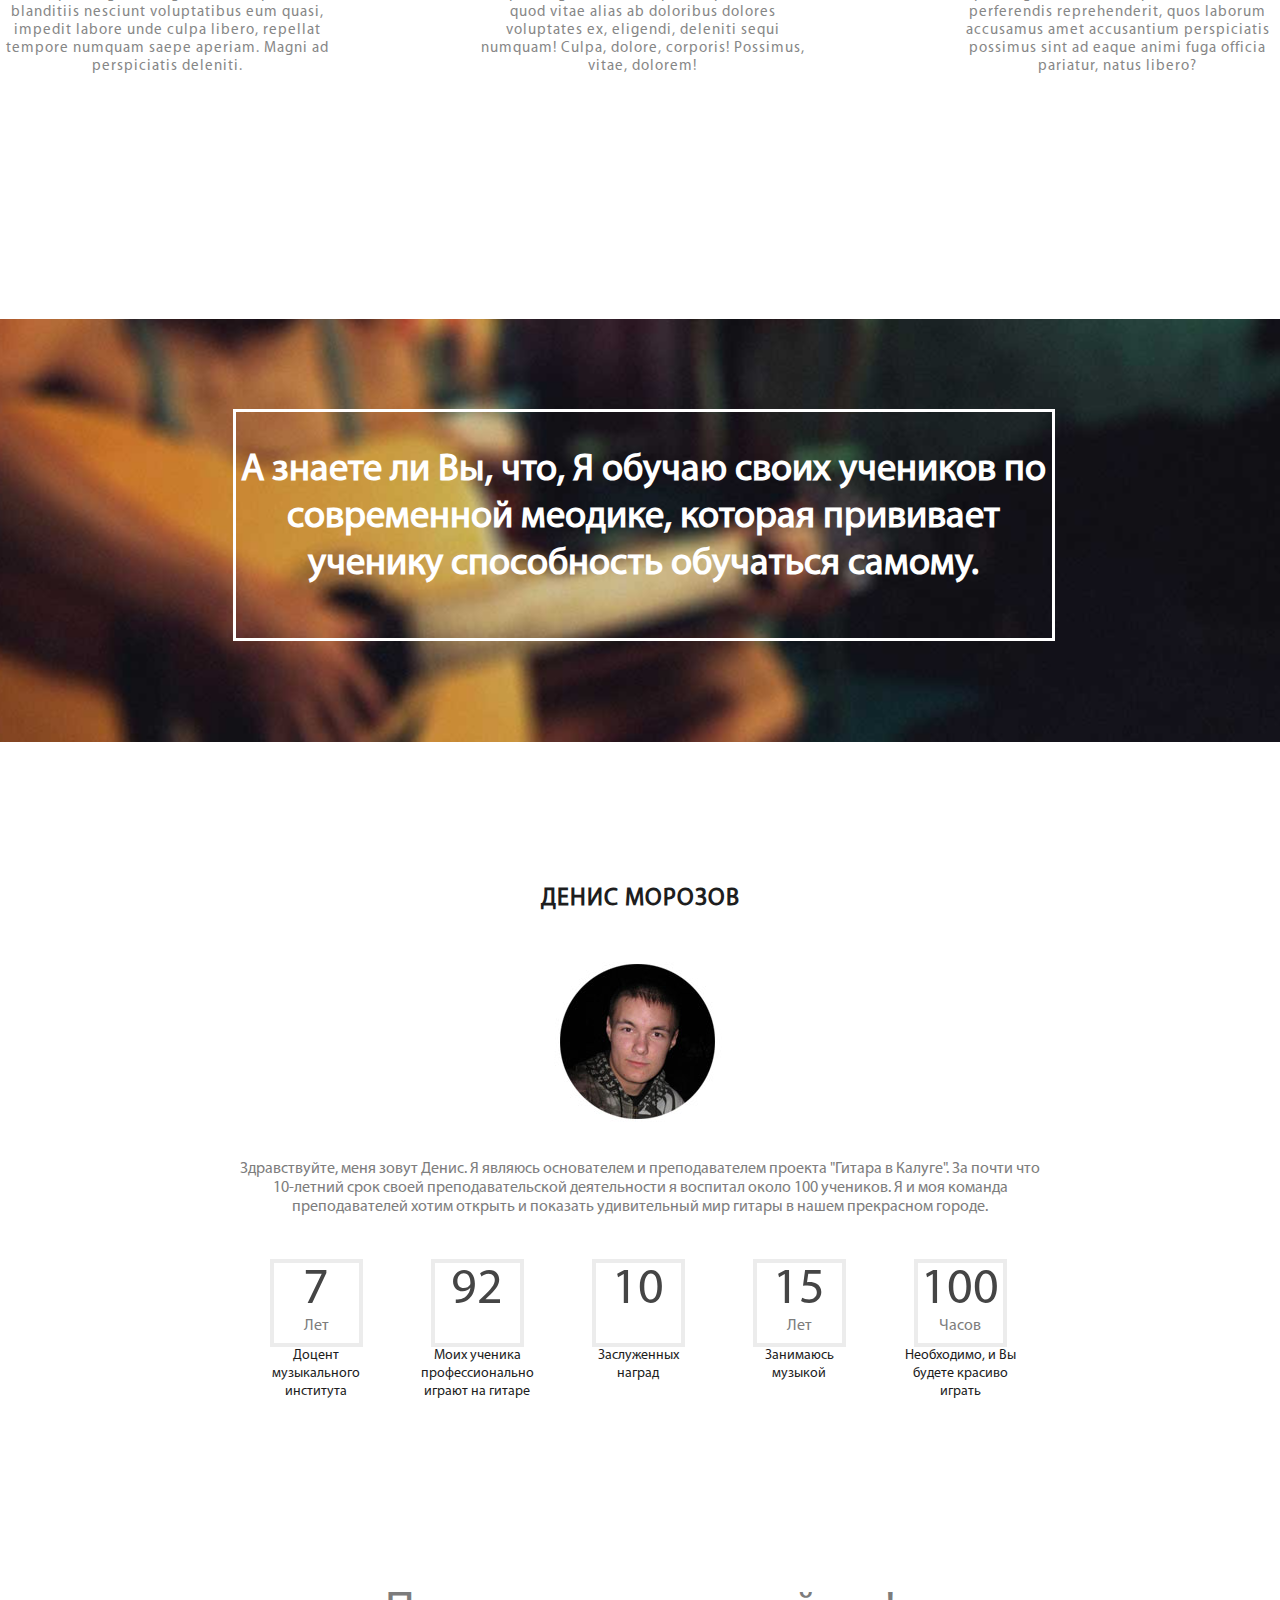
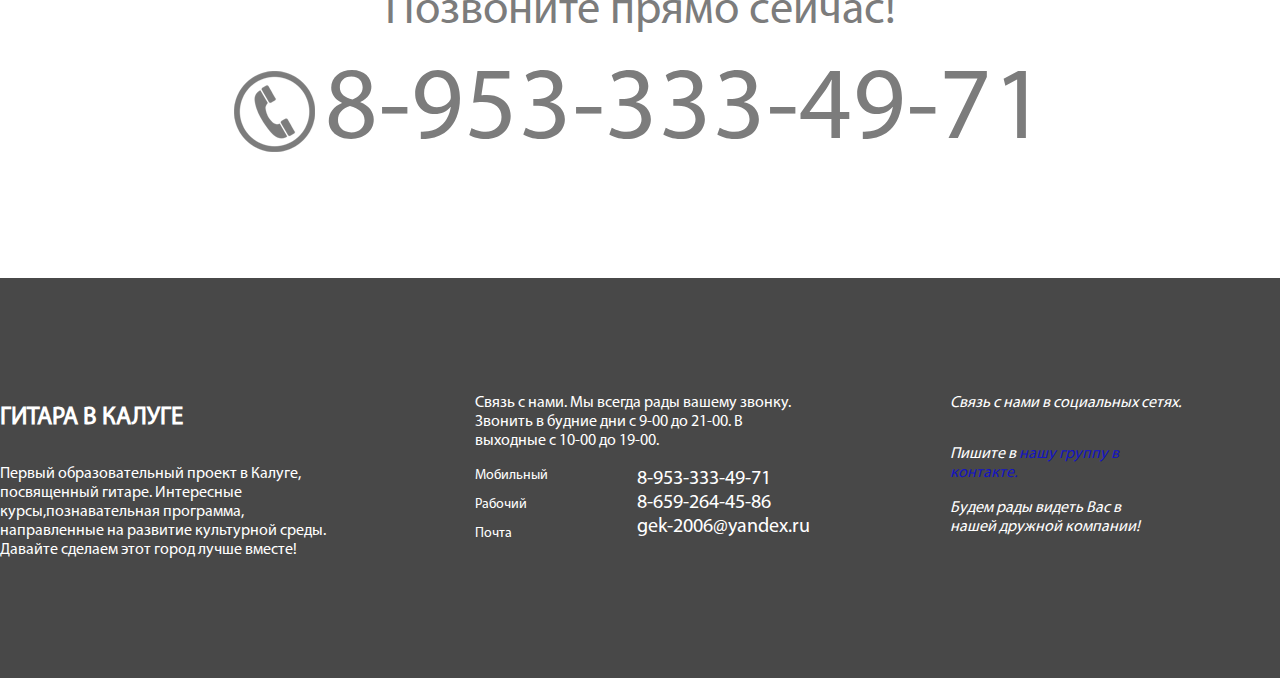
<file: Guitar-teaching/opininons.html>
<!DOCTYPE html>
<html lang="ru">

<head>
    <meta charset="UTF-8">
    <title>Курсы гитары в Калуге </title>
    <link href="img/guitar.ico" type="image/ico" rel="shortcut icon">
    <link href="css/normalize.css" rel="stylesheet">
    <link href="css/style.css" rel="stylesheet">
</head>

<body>
    <header>
        <div class="layout-center-wrapper clearfix">
            <!-- Открываем центровщик -->
            <nav>
                <ul class="menu to-left">
                    <li><a href="index.html">Главная</a></li>
                    <li><a href="price.html">Цены</a></li>
                    <li><a href="#">Методика обучения</a></li>
                    <li><a class="main-page-grey-opinions" href="opininons.html">Отзывы</a></li>
                    <li><a href="#">Условия</a></li>
                    <li><a href="contacts.html">Контакты</a></li>
                </ul>
                <!-- Закрыли меню -->
                <!-- Верстаем правую верхнюю форму с контактами -->
                <div class="contact-right to-right">
                    <p>8 (953) 333-49-71</p>
                    <p>Телефон для связи</p>
                </div>
                <!--Закрыли формус контактами  -->
            </nav>
        </div>
        <!-- Закрыли центровщик -->
        <!--Верстаем главную картинку сайта-->
        <div class="main-picture-price">
            <div class="layout-center-wrapper clearfix">
                <!-- Блок с предложением -->
                <div class="big-supply clearfix">
                    <div class="info-left to-left" href="#">
                        <h3>Курсы</h3>
                        <p>игры на гитаре</p>
                    </div>
                    <a class="info-right to-right" href="#">
                        <p>Записаться на курсы можно прямо сейчас</p>
                    </a>
                </div>
                <!-- Закрыли блок с предложениями -->
            </div>
        </div>
        <!--  Закрыли главную картинку-->
    </header>
    <div class="layout-center-wrapper clearfix">
        <div class="description-responses">
            <h2>Отзывы моих учеников</h2>
            <p>Отзывы учеников наиболее правильно представляют картину о качестве обучения</p>
        </div>
        
       <ul class="main-responses clearfix">
            <li class="to-left">
                <div class="main-responses-image mary1"></div>
                <p class="main-responses-inside">Lorem ipsum dolor sit amet, consectetur adipisicing elit. Eligendi error ipsam blanditiis nesciunt voluptatibus eum quasi, impedit labore unde culpa libero, repellat tempore numquam saepe aperiam. Magni ad perspiciatis deleniti.</p>
            </li>
            <li class="to-left">
                <div class="main-responses-image robert1"></div>
                <p class="main-responses-inside">Lorem ipsum dolor sit amet, consectetur adipisicing elit. Esse culpa voluptas, officia quod vitae alias ab doloribus dolores voluptates ex, eligendi, deleniti sequi numquam! Culpa, dolore, corporis! Possimus, vitae, dolorem!</p>
            </li>
            <li class="to-left">
                <div class="main-responses-image slava1"></div>
                <p class="main-responses-inside">Lorem ipsum dolor sit amet, consectetur adipisicing elit. Dolorum quas nostrum labore perferendis reprehenderit, quos laborum accusamus amet accusantium perspiciatis possimus sint ad eaque animi fuga officia pariatur, natus libero?</p>
            </li>
            <li class="to-left">
                <div class="main-responses-image mary"></div>
                <p class="main-responses-inside">Lorem ipsum dolor sit amet, consectetur adipisicing elit. Eligendi error ipsam blanditiis nesciunt voluptatibus eum quasi, impedit labore unde culpa libero, repellat tempore numquam saepe aperiam. Magni ad perspiciatis deleniti.</p>
            </li>
            <li class="to-left">
                <div class="main-responses-image robert"></div>
                <p class="main-responses-inside">Lorem ipsum dolor sit amet, consectetur adipisicing elit. Esse culpa voluptas, officia quod vitae alias ab doloribus dolores voluptates ex, eligendi, deleniti sequi numquam! Culpa, dolore, corporis! Possimus, vitae, dolorem!</p>
            </li>
            <li class="to-left">
                <div class="main-responses-image slava"></div>
                <p class="main-responses-inside">Lorem ipsum dolor sit amet, consectetur adipisicing elit. Dolorum quas nostrum labore perferendis reprehenderit, quos laborum accusamus amet accusantium perspiciatis possimus sint ad eaque animi fuga officia pariatur, natus libero?</p>
            </li>
        </ul>

    </div>
    <!-- Открываем блок с нижней картинкой -->
    <div class="guitar-big-responses">
        <div class="layout-center-wrapper-small clearfix">
            <!-- Открыли блок с описанием внутри картинки -->
            <div class="descripton-guitar-responses to-left">
                <h5>А знаете ли Вы, что, Я обучаю своих учеников по современной меодике, которая прививает ученику способность обучаться самому.</h5>
            </div>
            <!--закрлыи блок с описанием внутри картинки-->
        </div>
    </div>
    <!-- Закрываем блок с нижней картинкой -->
    <!-- Блок с фотографиями и описанием автора -->
    <div class="layout-center-wrapper-small clearfix">
        <div class="author">
            <div class="author-description">
                <div class="author-photo">
                    <p class="author-name">Денис Морозов</p>
                    <div class="author-photo-bg">
                        <div class="photo"><img src="img/me.jpg" width="220" height="192" alt="Denis-Morozov">
                        </div>
                    </div>
                </div>
                <div class="author-text">
                    <p>Здравствуйте, меня зовут Денис. Я являюсь основателем и преподавателем проекта "Гитара в Калуге". За почти что 10-летний срок своей преподавательской деятельности я воспитал около 100 учеников. Я и моя команда преподавателей хотим открыть и показать удивительный мир гитары в нашем прекрасном городе.</p>
                </div>
            </div>
             <div class="author-features">
                <div class="author-features-wrapper">
                    <div class="author-features-numbers">
                        <div class="number">
                            <p>7</p>Лет</div>
                        <div class="number-text">Доцент музыкального института</div>
                    </div>
                </div>
                <!-- Закрыли блок с фотографией и описанием автора -->
                <!-- Блок с достижениями автора -->
                <div class="author-features-wrapper">
                    <div class="author-features-numbers">
                        <div class="number">
                            <p>92</p>
                        </div>
                        <div class="number-text">Моих ученика профессионально играют на гитаре</div>
                    </div>
                </div>
                <div class="author-features-wrapper">
                    <div class="author-features-numbers">
                        <div class="number">
                            <p>10</p>
                        </div>
                        <div class="number-text">Заслуженных наград</div>
                    </div>
                </div>
                <div class="author-features-wrapper">
                    <div class="author-features-numbers">
                        <div class="number">
                            <p>15</p>Лет</div>
                        <div class="number-text">Занимаюсь музыкой</div>
                    </div>
                </div>
                <div class="author-features-wrapper">
                    <div class="author-features-numbers">
                        <div class="number">
                            <p>100</p>Часов</div>
                        <div class="number-text">Необходимо, и Вы будете красиво играть</div>
                    </div>
                </div>
            </div>
            <div class="author-phone">
                <p class="call">Позвоните прямо сейчас!</p>
                <p class="call-number">8-953-333-49-71</p>
            </div>
        </div>
    </div>
    <!--Верстаем блок футера-->
    <footer>
        <div class="layout-center-wrapper clearfix">
            <!-- Верстаем три колонки футера -->
            <div class="footer-column clerfix to-left">
                <h3>Гитара в Калуге</h3>
                <p>Первый образовательный проект в Калуге, посвященный гитаре. Интересные курсы,познавательная программа, направленные на развитие культурной среды. Давайте сделаем этот город лучше вместе!</p>
            </div>
            <div class="footer-column to-left">
                <p>Связь с нами. Мы всегда рады вашему звонку.
                Звонить в будние дни с 9-00 до 21-00. В выходные с 10-00 до 19-00. </p>
                <div class="footer-phones-all clearfix">
                    <ul class="footer-middle phones-kinds to-left">
                        <li>Мобильный</li>
                        <li>Рабочий</li>
                        <li>Почта</li>
                    </ul>
                    <ul class="footer-middle phones-numbers to-right">
                        <li>8-953-333-49-71</li>
                        <li>8-659-264-45-86</li>
                        <li>gek-2006@yandex.ru</li>
                    </ul>
                </div>
            </div>
            <div class="footer-column to-left">
                <p>Связь с нами в социальных сетях. </p>
                <div class="social-buttons">
                <p>Пишите в <a href="http://vk.com/guitar40">нашу группу в контакте.</a></p>
                <p>Будем рады видеть Вас в нашей дружной компании!</p>
                </div>
            </div>
        </div>
    </footer>
</body>

</html>
</file>
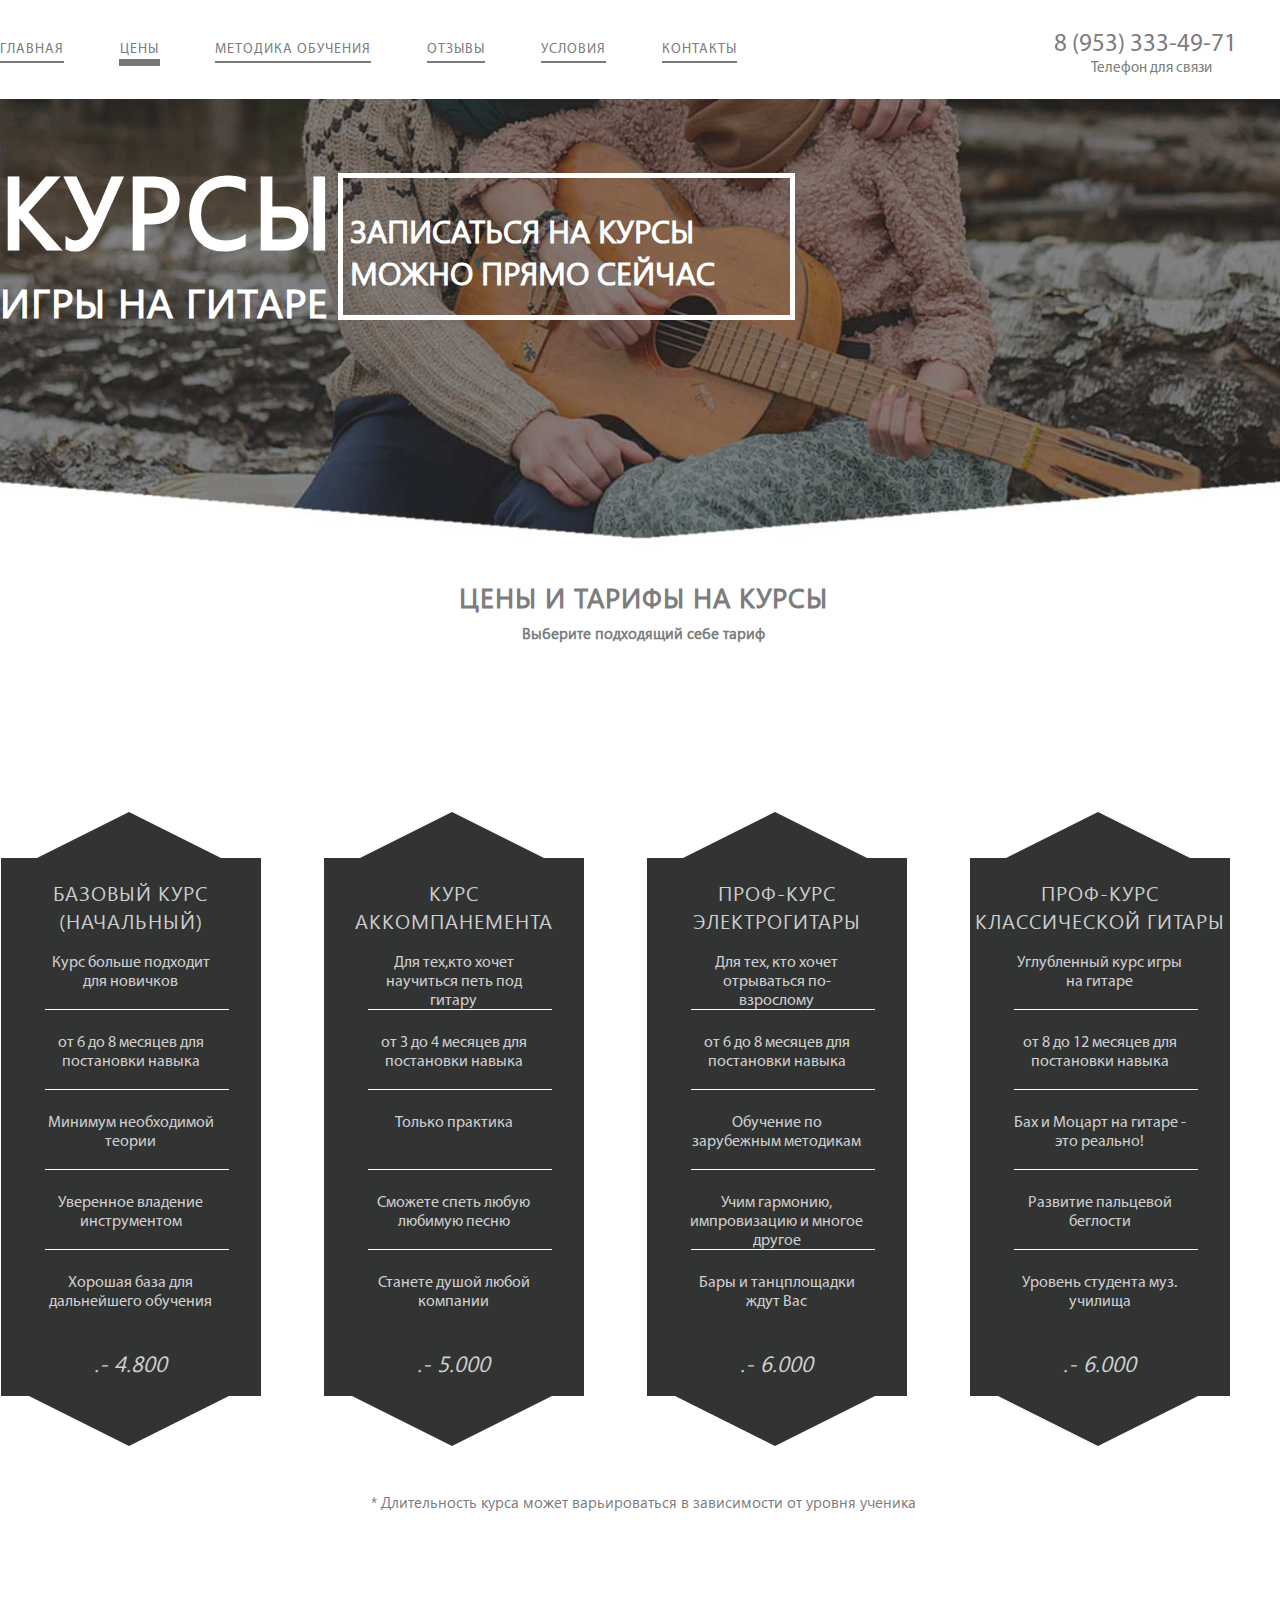
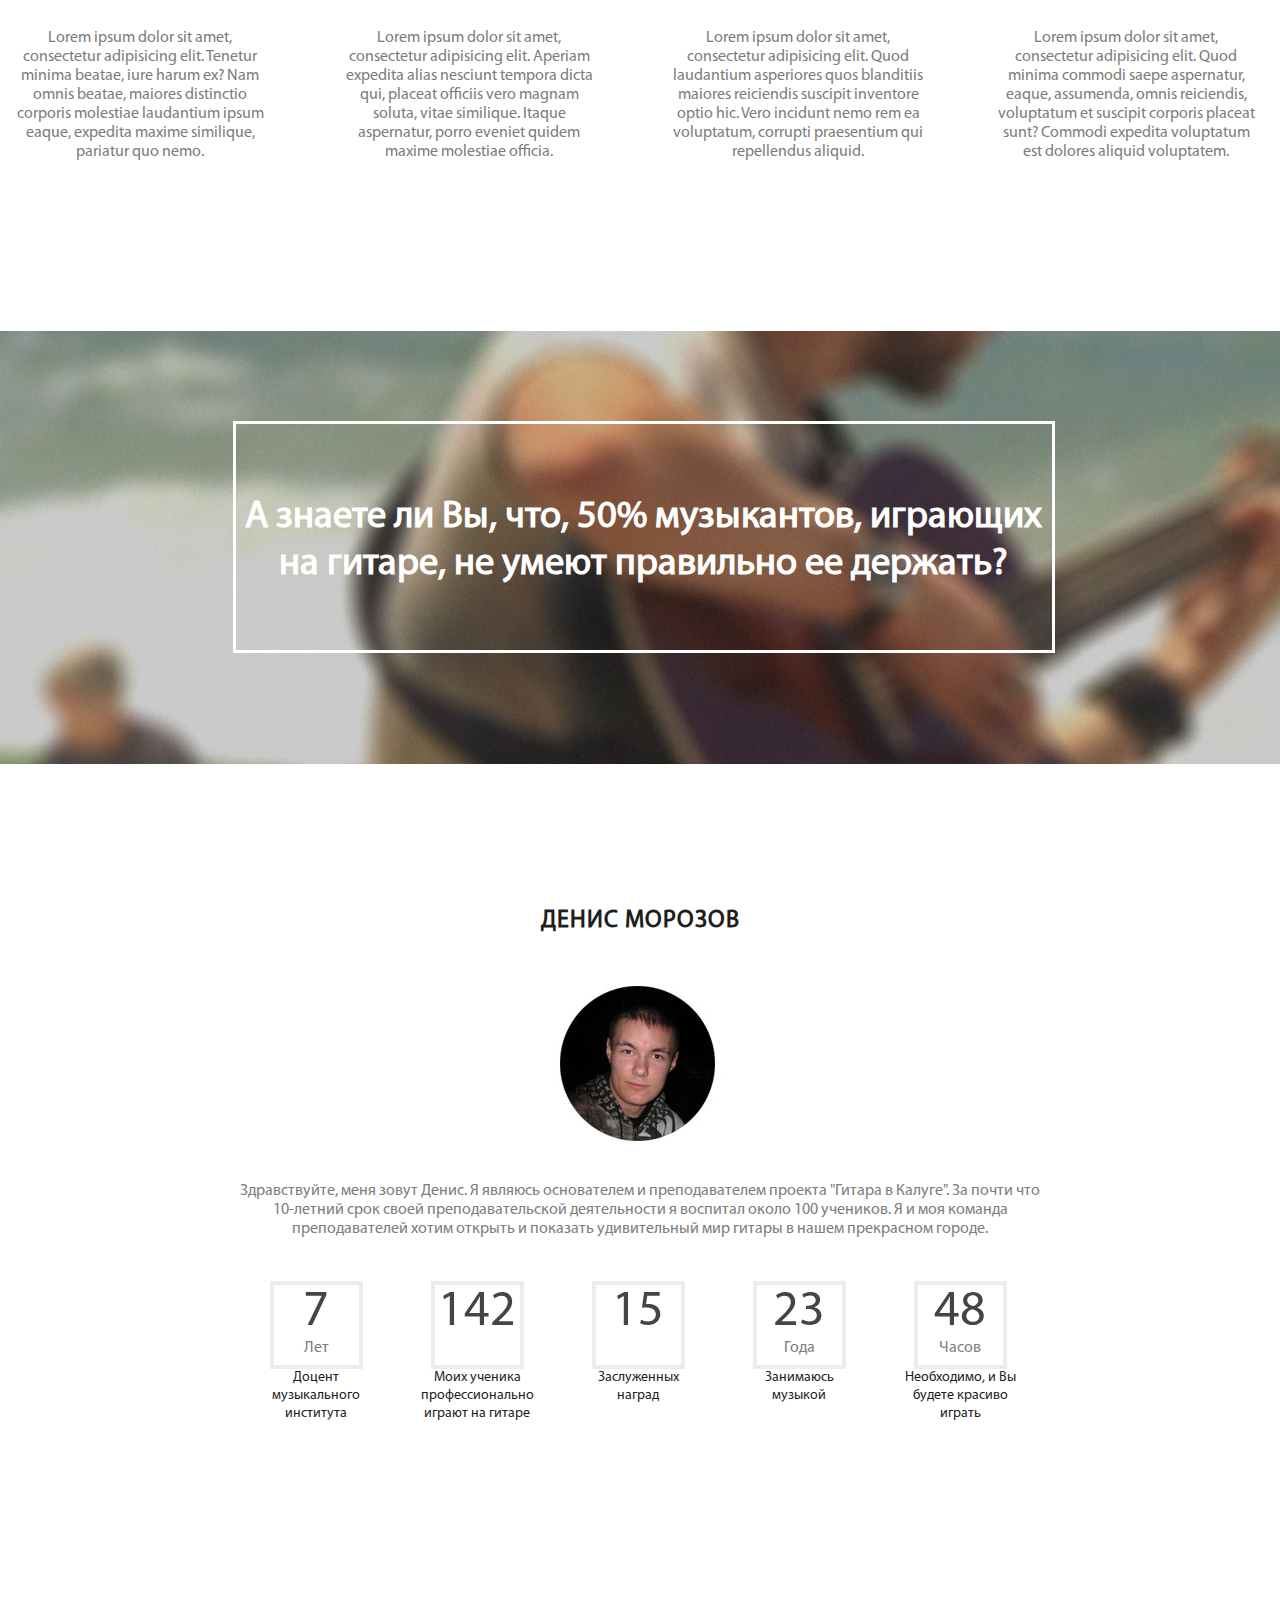
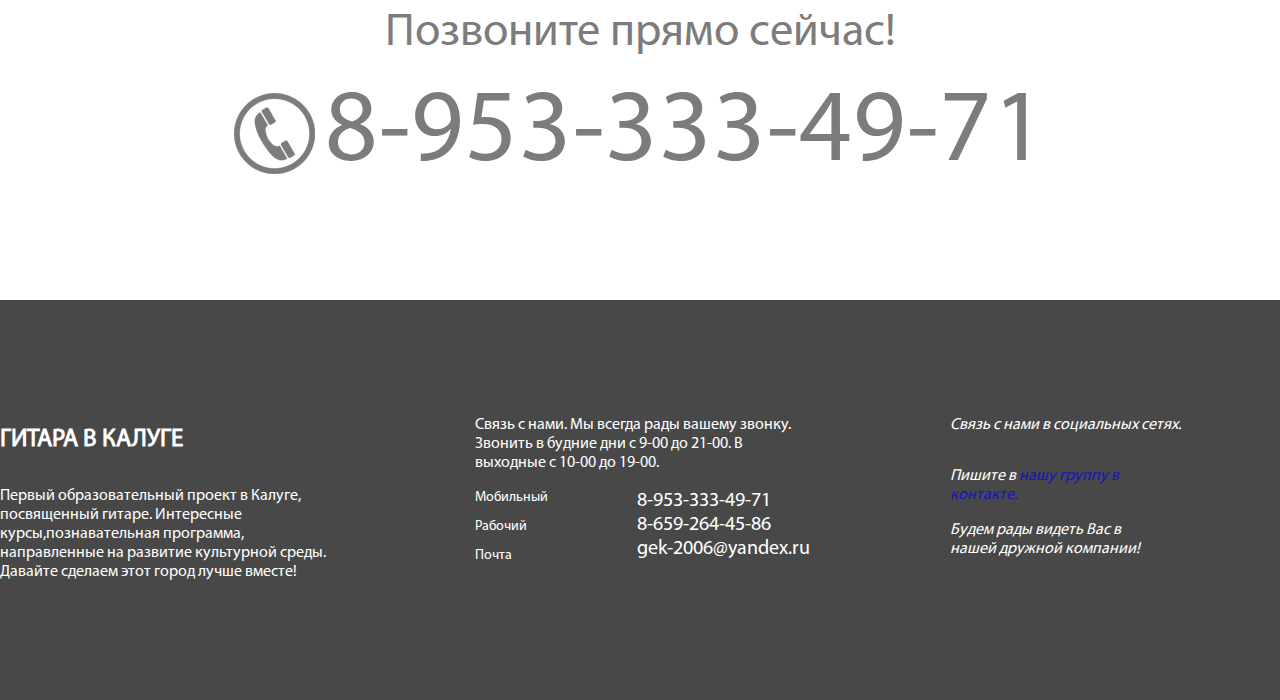
<file: Guitar-teaching/price.html>
<!DOCTYPE html>
<html lang="ru">

<head>
    <meta charset="UTF-8">
    <title>Курсы гитары в Калуге </title>
    <link href="img/guitar.ico" type="image/ico" rel="shortcut icon">
    <link href="css/normalize.css" rel="stylesheet">
    <link href="css/style.css" rel="stylesheet">
</head>

<body>
    <header>
        <div class="layout-center-wrapper clearfix">
            <!-- Открываем центровщик -->
            <nav>
                <ul class="menu to-left">
                    <li><a href="index.html">Главная</a></li>
                    <li><a class="main-page-grey" href="price.html">Цены</a></li>
                    <li><a href="#">Методика обучения</a></li>
                    <li><a href="opininons.html">Отзывы</a></li>
                    <li><a href="#">Условия</a></li>
                    <li><a href="contacts.html">Контакты</a></li>
                </ul>
                <!-- Закрыли меню -->
                <!-- Верстаем правую верхнюю форму с контактами -->
                <div class="contact-right to-right">
                    <p>8 (953) 333-49-71</p>
                    <p>Телефон для связи</p>
                </div>
                <!--Закрыли формус контактами  -->
            </nav>
        </div>
        <!-- Закрыли центровщик -->
        <!--Верстаем главную картинку сайта-->
        <div class="main-picture-price">
            <div class="layout-center-wrapper clearfix">
                <!-- Блок с предложением -->
                <div class="big-supply clearfix">
                    <div class="info-left to-left" href="#">
                        <h3>Курсы</h3>
                        <p>игры на гитаре</p>
                    </div>
                    <a class="info-right to-right" href="#">
                        <p>Записаться на курсы можно прямо сейчас</p>
                    </a>
                </div>
                <!-- Закрыли блок с предложениями -->
            </div>
        </div>
        <!--  Закрыли главную картинку-->
    </header>
    <div class="layout-center-wrapper clearfix">
        <div class="description-choice-price">
            <h2>Цены и тарифы на курсы</h2>
            <p>Выберите подходящий себе тариф</p>
        </div>
        <!--Верстаем 4 блока с ценами-->
        <div class="main-price-block clearfix">
            <div class="column">
                <h3>Базовый курс (Начальный)</h3>
                <ul class="list">
                    <li>Курс больше подходит для новичков</li>
                    <li>от 6 до 8 месяцев для постановки навыка</li>
                    <li>Минимум необходимой теории</li>
                    <li>Уверенное владение инструментом</li>
                    <li>Хорошая база для дальнейшего обучения</li>
                </ul>
                <p class="price">.- 4.800</p>
            </div>
            <div class="column">
                <h3> Курс<br> аккомпанемента</h3>
                <ul class="list">
                    <li>Для тех,кто хочет научиться петь под гитару</li>
                    <li>от 3 до 4 месяцев для постановки навыка</li>
                    <li>Только практика</li>
                    <li>Сможете спеть любую любимую песню</li>
                    <li>Станете душой любой компании</li>
                </ul>
                <p class="price">.- 5.000</p>
            </div>
            <div class="column">
                <h3>Проф-курс электрогитары</h3>
                <ul class="list">
                    <li>Для тех, кто хочет отрываться по-взрослому</li>
                    <li>от 6 до 8 месяцев для постановки навыка</li>
                    <li>Обучение по зарубежным методикам</li>
                    <li>Учим гармонию, импровизацию и многое другое</li>
                    <li>Бары и танцплощадки ждут Вас</li>
                </ul>
                <p class="price">.- 6.000</p>
                         </div>
            <div class="column">
                <h3>Проф-курс классической гитары</h3>
                <ul class="list">
                    <li>Углубленный курс игры на гитаре</li>
                    <li>от 8 до 12 месяцев для постановки навыка</li>
                    <li>Бах и Моцарт на гитаре - это реально!</li>
                    <li>Развитие пальцевой беглости</li>
                    <li>Уровень студента муз. училища</li>
                </ul>
                <p class="price">.- 6.000</p>
            </div>
        </div>
        <!-- Закрыли блоки -->
        <div class="description-price-bottom">
            <p>* Длительность курса может варьироваться в зависимости от уровня ученика</p>
        </div>
        <div class="column-text clearfix">
            <div class="text-column-bottom">
                <p>Lorem ipsum dolor sit amet, consectetur adipisicing elit. Tenetur minima beatae, iure harum ex? Nam omnis beatae, maiores distinctio corporis molestiae laudantium ipsum eaque, expedita maxime similique, pariatur quo nemo.</p>
            </div>
            <div class="text-column-bottom">
                <p>Lorem ipsum dolor sit amet, consectetur adipisicing elit. Aperiam expedita alias nesciunt tempora dicta qui, placeat officiis vero magnam soluta, vitae similique. Itaque aspernatur, porro eveniet quidem maxime molestiae officia.</p>
            </div>
            <div class="text-column-bottom">
                <p>Lorem ipsum dolor sit amet, consectetur adipisicing elit. Quod laudantium asperiores quos blanditiis maiores reiciendis suscipit inventore optio hic. Vero incidunt nemo rem ea voluptatum, corrupti praesentium qui repellendus aliquid.</p>
            </div>
            <div class="text-column-bottom">
                <p>Lorem ipsum dolor sit amet, consectetur adipisicing elit. Quod minima commodi saepe aspernatur, eaque, assumenda, omnis reiciendis, voluptatum et suscipit corporis placeat sunt? Commodi expedita voluptatum est dolores aliquid voluptatem.</p>
            </div>
        </div>
    </div>
    <!-- Открываем блок с нижней картинкой -->
    <div class="guitar-big-price">
        <div class="layout-center-wrapper-small clearfix">
            <!-- Открыли блок с описанием внутри картинки -->
            <div class="descripton-guitar-price to-left">
                <h5>А знаете ли Вы, что, 50% музыкантов, играющих на гитаре, не умеют правильно ее держать?</h5>
            </div>
            <!--закрлыи блок с описанием внутри картинки-->
        </div>
    </div>
    <!-- Закрываем блок с нижней картинкой -->
    <!-- Блок с фотографиями и описанием автора -->
    <div class="layout-center-wrapper-small clearfix">
        <div class="author">
            <div class="author-description">
                <div class="author-photo">
                    <p class="author-name">Денис Морозов</p>
                    <div class="author-photo-bg">
                        <div class="photo"><img src="img/me.jpg" width="220" height="192" alt="Denis-Morozov">
                        </div>
                    </div>
                </div>
                <div class="author-text">
                    <p>Здравствуйте, меня зовут Денис. Я являюсь основателем и преподавателем проекта "Гитара в Калуге". За почти что 10-летний срок своей преподавательской деятельности я воспитал около 100 учеников. Я и моя команда преподавателей хотим открыть и показать удивительный мир гитары в нашем прекрасном городе.</p>
                </div>
            </div>
            <div class="author-features">
                <div class="author-features-wrapper">
                    <div class="author-features-numbers">
                        <div class="number">
                            <p>7</p>Лет</div>
                        <div class="number-text">Доцент музыкального института</div>
                    </div>
                </div>
                <!-- Закрыли блок с фотографией и описанием автора -->
                <!-- Блок с достижениями автора -->
                <div class="author-features-wrapper">
                    <div class="author-features-numbers">
                        <div class="number">
                            <p>142</p>
                        </div>
                        <div class="number-text">Моих ученика профессионально играют на гитаре</div>
                    </div>
                </div>
                <div class="author-features-wrapper">
                    <div class="author-features-numbers">
                        <div class="number">
                            <p>15</p>
                        </div>
                        <div class="number-text">Заслуженных наград</div>
                    </div>
                </div>
                <div class="author-features-wrapper">
                    <div class="author-features-numbers">
                        <div class="number">
                            <p>23</p>Года</div>
                        <div class="number-text">Занимаюсь музыкой</div>
                    </div>
                </div>
                <div class="author-features-wrapper">
                    <div class="author-features-numbers">
                        <div class="number">
                            <p>48</p>Часов</div>
                        <div class="number-text">Необходимо, и Вы будете красиво играть</div>
                    </div>
                </div>
            </div>
            <div class="author-phone">
                <p class="call">Позвоните прямо сейчас!</p>
                <p class="call-number">8-953-333-49-71</p>
            </div>
        </div>
    </div>
    <!--Верстаем блок футера-->
    <footer>
        <div class="layout-center-wrapper clearfix">
            <!-- Верстаем три колонки футера -->
            <div class="footer-column clerfix to-left">
                <h3>Гитара в Калуге</h3>
                <p>Первый образовательный проект в Калуге, посвященный гитаре. Интересные курсы,познавательная программа, направленные на развитие культурной среды. Давайте сделаем этот город лучше вместе!</p>
            </div>
            <div class="footer-column to-left">
                <p>Связь с нами. Мы всегда рады вашему звонку.
                Звонить в будние дни с 9-00 до 21-00. В выходные с 10-00 до 19-00. </p>
                <div class="footer-phones-all clearfix">
                    <ul class="footer-middle phones-kinds to-left">
                        <li>Мобильный</li>
                        <li>Рабочий</li>
                        <li>Почта</li>
                    </ul>
                    <ul class="footer-middle phones-numbers to-right">
                        <li>8-953-333-49-71</li>
                        <li>8-659-264-45-86</li>
                        <li>gek-2006@yandex.ru</li>
                    </ul>
                </div>
            </div>
            <div class="footer-column to-left">
                <p>Связь с нами в социальных сетях. </p>
                <div class="social-buttons">
                <p>Пишите в <a href="http://vk.com/guitar40">нашу группу в контакте.</a></p>
                <p>Будем рады видеть Вас в нашей дружной компании!</p>
                </div>
            </div>
        </div>
    </footer>
</body>

</html>
</file>
<file: css/style.css>
/*fonts*/


/* font-family: "MyriadProRegular"; */

@font-face {
    font-family: "MyriadProRegular";
    src: url("../fonts/MyriadProRegular/MyriadProRegular.eot");
    src: url("../fonts/MyriadProRegular/MyriadProRegular.eot?#iefix")format("embedded-opentype"), url("../fonts/MyriadProRegular/MyriadProRegular.woff") format("woff"), url("../fonts/MyriadProRegular/MyriadProRegular.ttf") format("truetype");
    font-style: normal;
    font-weight: normal;
}


/* font-family: "SegoeUIRegular"; */

@font-face {
    font-family: "SegoeUIRegular";
    src: url("../fonts/SegoeUIRegular/SegoeUIRegular.eot");
    src: url("../fonts/SegoeUIRegular/SegoeUIRegular.eot?#iefix")format("embedded-opentype"), url("../fonts/SegoeUIRegular/SegoeUIRegular.woff") format("woff"), url("../fonts/SegoeUIRegular/SegoeUIRegular.ttf") format("truetype");
    font-style: normal;
    font-weight: normal;
}


/*--STYLE--*/

body {
    background-color: #fff;
    font-size: 16px;
    font-family: "MyriadProRegular", "Arial", sans-serif;
    color: #7D7D7D;
}

.layout-center-wrapper {
    position: relative;
    margin: 0px auto;
    width: 1286px;
}

.clearfix:after {
    content: "";
    display: table;
    clear: both;
}

.header {
    min-height: 99px;
}

.menu {
    min-height: 99px;
    min-width: 731px;
    display: block;
    float: left;
    text-transform: uppercase;
    padding: 0;
    margin: 0;
    list-style: none;
    background-color: #fff;
}

.menu li {
    vertical-align: baseline;
    font-size: 14px;
    display: inline-block;
    font-family: "MyriadProRegular", "Arial", sans-serif;
}

.menu a {
    color: #7D7D7D;
    text-decoration: none;
    display: block;
    padding: 41px 0px 2px 0;
    margin-right: 53px;
    border-bottom: 2px solid #797979;
    letter-spacing: 1px;
}

.main-page {
    position: relative;
    margin-left: 15px;
}

.main-page::before {
    position: absolute;
    content: "";
    width: 65px;
    border-bottom: 7px solid #1515bf;
    left: -22px;
    top: 59px;
    margin-left: 20px;
}

.contact-right {
    margin-right: 49px;
}

.contact-right p:first-child {
    font-size: 1.56em;
    margin-top: 30px;
    padding-left: 0px;
}

.contact-right p:last-child {
    font-size: 15px;
    margin-top: -25px;
    padding-left: 37px;
}

.main-picture {
    background: url("../img/start-pic.jpg");
    height: 844px;
    background-size: cover;
    min-width: 1285px;
}

.big-supply {
    width: 795px;
    min-height: 121px;
    float: left;
    bottom: 462px;
    margin-top: 210px;
}


/* Вспомогательные классы*/

.to-left {
    float: left;
}

.to-right {
    float: right;
}


/*Вспомогательные классы*/

.info-left {
    width: 329px;
    display: block;
    color: #fff;
    text-decoration: none;
    min-height: 120px;
    margin-right: 5px;
    font-family: "SegoeUIRegular", "Arial", sans-serif;
}

.info-left h3 {
    font-size: 6.375em;
    font-weight: bold;
    margin-bottom: -43px;
    margin-top: 0px;
    text-transform: uppercase;
}

.info-left p {
    font-size: 2.48em;
    letter-spacing: 1px;
    font-weight: bold;
    margin-top: 43px;
    text-transform: uppercase;
}

.info-right {
    width: 440px;
    display: block;
    color: #fff;
    text-decoration: none;
    border: 5px solid white;
    font-size: 1.96em;
    padding-left: 7px;
    text-transform: uppercase;
    font-family: "SegoeUIRegular", "Arial", sans-serif;
    font-weight: 700;
    margin-top: 34px;
    text-transform: uppercase;
    height: 137px;
}

.features {
    color: #fff;
    width: 1286px;
    padding: 0;
    margin-top: 148px;
    margin-bottom: 191px;
    list-style: none;
}

.features li {
    width: 335px;
    text-align: center;
    margin-right: 140px;
    display: block;
}

.features li:first-child {
    margin-left: 0;
}

.features li:last-child {
    margin-right: 0;
}

.feature-inside {
    display: block;
    font-size: 15px;
    color: #878787;
    letter-spacing: 1px;
    margin-bottom: 52px;
}

.feature-image {
    background: url("../img/sprite-1.png") no-repeat -1% 46%;
    height: 75px;
    margin: 0 auto;
    width: 91px;
}

.hat {
    background: url("../img/sprite-1.png") no-repeat 52% 46%;
}

.guitar {
    background: url("../img/sprite-1.png") no-repeat 102% 46%;
}

.btn {
    width: 118px;
    background: #0e0e8a;
    color: #fff;
    line-height: 18px;
    font-size: 12px;
    cursor: pointer;
    margin-left: 118px;
    text-decoration: none;
    height: 17px;
    text-align: center;
    padding-top: 2px;
    padding-bottom: 1px;
    display: block;
}

.btn:hover {
    background: #1515bf;
}

.btn:active {
    background: #1515bf;
}

.slider {
    position: relative;
    background: #f2f2f2;
    min-width: 1286px;
    min-height: 800px;
}

.slide {
    color: #fff;
    width: 1286px;
    padding: 0;
    margin-top: 85px;
    margin-bottom: 112px;
    list-style: none;
    display: block;
}

.slide li {
    width: 335px;
    text-align: center;
    margin-right: 140px;
    display: block;
}

.slide li:first-child {
    margin-left: 0;
}

.slide li:last-child {
    margin-right: 0;
}

.slide-inside {
    display: block;
    font-size: 15px;
    color: #878787;
    letter-spacing: 1px;
    margin-bottom: 42px;
    padding-top: 24px;
}

.slider-main {
    -webkit-transition: -webkit-transform 3s;
    transition-timing-function: ease-in-out;
    transition-delay: .5s;
    width: 300%;
}

.slider-inner {
    overflow: hidden;
}

.opinion-image {
    height: 260px;
    width: 326px;
    margin: 0 auto;
    background: url("../img/opininons/mary.jpg") no-repeat 50% 50%;
}

.robert {
    background: url("../img/opininons/robert.jpg") no-repeat 50% 50%;
}

.slava {
    background: url("../img/opininons/slava.jpg") no-repeat 50% 50%;
}

.slider-controls {
    position: absolute;
    left: 50%;
    height: 25px;
    width: 80px;
    z-index: 5;
    top: 759px;
    background: #f2f2f2;
    text-align: center;
    margin-left: -30px;
}

.slider-controls label {
    display: inline-block;
    vertical-align: baseline;
    width: 18px;
    height: 18px;
    background: white;
    cursor: pointer;
    border-radius: 50%;
    border: 2px solid #fff;
}

input[id^="btn-"] {
    display: none;
}

#btn-1:checked ~ .slider-controls label[for="btn-1"],
#btn-2:checked ~ .slider-controls label[for="btn-2"],
#btn-3:checked ~ .slider-controls label[for="btn-3"] {
    background-color: #484848;
}

#btn-1:checked ~ .slider-inner .slider-main {
    -webkit-transform: translate(0);
    -ms-transform: translate(0);
    transform: translate(0);
}

#btn-2:checked ~ .slider-inner .slider-main {
    -webkit-transform: translate(-1286px);
    -ms-transform: translate(-1286px);
    transform: translate(-1286px);
}

#btn-3:checked ~ .slider-inner .slider-main {
    -webkit-transform: translate(-2572px);
    -ms-transform: translate(-2572px);
    transform: translate(-2572px);
}

.description h4 {
    text-transform: uppercase;
    color: #5f5f5f;
    text-align: center;
    font-weight: 600;
    font-size: 1.25em;
}

.description p {
    color: #767676;
    font-size: 14.45px;
    margin-top: -21px;
    margin-bottom: 43px;
}

.description {
    position: relative;
}

.description::after {
    position: absolute;
    content: "";
    background: url("../img/pointer.png") no-repeat 50% 50%;
    width: 25px;
    height: 25px;
    top: 67px;
}

.opinions h3 {
    text-transform: uppercase;
    color: #787878;
    font-size: 1.6875em;
    letter-spacing: 1px;
    text-align: center;
    font-weight: 500;
    font-family: "SegoeUIRegular", "Arial", sans-serif;
    margin-bottom: 13px;
    margin-top: 40px;
}

.opinions p {
    font-size: 15px;
    color: #787878;
    text-align: center;
    padding-left: 486px;
    padding-right: 479px;
    margin-bottom: 1px;
}

.guitar-big {
    background-size: cover;
    background: url("../img/guitar-picture.jpg") no-repeat 50% 50%;
    min-width: 1285px;
    height: 422px;
}

.descripton-guitar {
    border: 3px solid #fff;
    height: 226px;
    width: 816px;
    margin-top: 90px;
}

.descripton-guitar h5 {
    color: #fff;
    font-size: 2.4em;
    margin-top: 35px;
    text-align: center;
}

.layout-center-wrapper-small {
    width: 820px;
    margin: 0 auto;
    position: relative;
}

.author {
    min-height: 850px;
    margin-top: 115px;
    margin-bottom: -42px;
}

.author-description {
    min-height: 290px;
    margin-bottom: 42px;
}

.author-name {
    font-size: 1.5em;
    color: #1e1e1e;
    letter-spacing: 1px;
    text-transform: uppercase;
    font-weight: 600;
    text-align: center;
    margin-bottom: 32px;
    margin-top: 143px;
}

.photo {
    width: 220px;
    margin: 0 auto;
}

.author-features {
    min-height: 163px;
    margin-bottom: 162px;
}

.number {
    width: 85px;
    height: 80px;
    text-align: center;
    border: 4px solid #ececec;
    margin: 0 auto;
}

.number p {
    font-size: 3.125em;
    color: #454545;
    margin-top: -3px;
    margin-bottom: -4px;
}

.author-features-numbers {
    display: inline-block;
}

.number-text {
    font-size: 14px;
    color: #1e1e1e;
    padding-left: -3px;
    margin: 0 auto;
}

.author-features-wrapper {
    width: 124px;
    height: 160px;
    display: inline-block;
    vertical-align: top;
    margin-right: 34px;
    text-align: center;
    margin-left: 0px;
}

.author-features-wrapper:last-child {
    margin-right: 0;
}

.author-features-wrapper:first-child {
    margin-left: 24px;
}

.author-phone {
    min-height: 185px;
    text-align: center;
    color: #7c7c7c;
}

.call {
    font-size: 2.9em;
    margin-bottom: 30px;
}

.call-number {
    font-size: 6.4em;
    margin-top: -19px;
    position: relative;
    letter-spacing: 1px;
    padding-left: 92px;
    margin-bottom: 146px;
}

.call-number::before {
    content: "";
    position: absolute;
    background: url("../img/call.png");
    height: 81px;
    width: 81px;
    left: 4px;
    top: 20px;
    margin-right: 0px;
}

footer {
    background-color: #484848;
    min-width: 1284px;
}

.footer-column:last-child {
    margin-right: 0;
    font-style: italic;
}

.footer-column {
    width: 335px;
    margin-right: 140px;
    min-height: 300px;
    color: #fff;
    padding-top: 100px;
}

.footer-column h3 {
    font-size: 1.56em;
    text-transform: uppercase;
    margin-bottom: 32px;
}

.footer-middle {
    list-style: none;
    margin: 0;
    padding: 0;
    min-height: 82px;
}

.phones-kinds li {
    font-size: 14px;
    margin-bottom: 11px;
}

.phones-numbers {
    font-size: 20px;
}

.social-buttons {
    width: 200px;
    height: 30px;
    margin-top: 110px;
}

.btn-social {
    display: inline-block;
    color: transparent;
    background: url("../img/social-sprite.png") no-repeat -91px -4px;
    width: 23px;
    height: 23px;
    margin-right: 8px;
}

.btn-social:last-child {
    margin-right: 0;
}

.btn-social-fb {
    background-position: -116px -3px;
}

.btn-social-inst {
    background-position: -62px -4px;
}

.btn-social-vk {
    background-position: -140px -4px;
}

.btn-social-lk {
    background-position: -3px -4px;
}

.btn-social-youtube {
    background-position: -33px -2px;
}
</file>
<file: Guitar-teaching/css/style.css>
/*fonts*/


/* font-family: "MyriadProRegular"; */

@font-face {
    font-family: "MyriadProRegular";
    src: url("../fonts/MyriadProRegular/MyriadProRegular.eot");
    src: url("../fonts/MyriadProRegular/MyriadProRegular.eot?#iefix")format("embedded-opentype"), url("../fonts/MyriadProRegular/MyriadProRegular.woff") format("woff"), url("../fonts/MyriadProRegular/MyriadProRegular.ttf") format("truetype");
    font-style: normal;
    font-weight: normal;
}


/* font-family: "SegoeUIRegular"; */

@font-face {
    font-family: "SegoeUIRegular";
    src: url("../fonts/SegoeUIRegular/SegoeUIRegular.eot");
    src: url("../fonts/SegoeUIRegular/SegoeUIRegular.eot?#iefix")format("embedded-opentype"), url("../fonts/SegoeUIRegular/SegoeUIRegular.woff") format("woff"), url("../fonts/SegoeUIRegular/SegoeUIRegular.ttf") format("truetype");
    font-style: normal;
    font-weight: normal;
}


/*--STYLE--*/


/*Верстка первой страницы*/

body {
    background-color: #fff;
    font-size: 16px;
    color: #7D7D7D;
    font-family: "MyriadProRegular", "Arial", sans-serif;
}

.layout-center-wrapper {
    position: relative;
    margin: 0px auto;
    width: 1286px;
}

.clearfix:after {
    content: "";
    display: table;
    clear: both;
}

.header {
    min-height: 99px;
}

.menu {
    min-height: 99px;
    min-width: 731px;
    display: block;
    text-transform: uppercase;
    padding: 0;
    margin: 0;
    list-style: none;
    background-color: #fff;
}

.menu li {
    vertical-align: baseline;
    font-size: 14px;
    display: inline-block;
    font-family: "MyriadProRegular", "Arial", sans-serif;
}

.menu a {
    color: #7D7D7D;
    display: block;
    padding: 41px 0px 2px 0;
    margin-right: 53px;
    letter-spacing: 1px;
    text-decoration: none;
    border-bottom: 2px solid #797979;
}

.active-blue {
    text-decoration: none;
    border-bottom: 7px;
    border-color:solid #1515bf; 
}

.contact-right {
    margin-right: 49px;
}

.contact-right p:first-child {
    font-size: 1.56em;
    margin-top: 30px;
    padding-left: 0px;
}

.contact-right p:last-child {
    font-size: 15px;
    margin-top: -25px;
    padding-left: 37px;
}

.main-picture {
    background: url("../img/start-pic.jpg")no-repeat 50% 50%;
    height: 700px;
    background-size: cover;
    min-width: 1285px;
}

.big-supply {
    width: 795px;
    min-height: 121px;
    float: left;
    bottom: 462px;
    margin-top: 210px;
}


/* Вспомогательные классы*/

.to-left {
    float: left;
}

.to-right {
    float: right;
}


/*Вспомогательные классы*/

.info-left {
    width: 329px;
    display: block;
    color: #fff;
    text-decoration: none;
    min-height: 120px;
    margin-right: 5px;
    font-family: "SegoeUIRegular", "Arial", sans-serif;
}

.info-left h3 {
    font-size: 6.375em;
    font-weight: bold;
    margin-bottom: -43px;
    margin-top: 0px;
    text-transform: uppercase;
    letter-spacing: 4px;
}

.info-left p {
    font-size: 2.48em;
    letter-spacing: 1px;
    font-weight: bold;
    margin-top: 43px;
    text-transform: uppercase;
}

.info-right {
    width: 440px;
    display: block;
    color: #fff;
    text-decoration: none;
    border: 5px solid white;
    font-size: 1.96em;
    padding-left: 7px;
    text-transform: uppercase;
    font-family: "SegoeUIRegular", "Arial", sans-serif;
    font-weight: 700;
    margin-top: 34px;
    text-transform: uppercase;
    height: 137px;
}

.features {
    color: #fff;
    width: 1286px;
    padding: 0;
    margin-top: 148px;
    margin-bottom: 191px;
    list-style: none;
}

.features li {
    width: 335px;
    text-align: center;
    margin-right: 140px;
    display: block;
}

.features li:first-child {
    margin-left: 0;
}

.features li:last-child {
    margin-right: 0;
}

.feature-inside {
    display: block;
    font-size: 15px;
    color: #878787;
    letter-spacing: 1px;
    margin-bottom: 52px;
}

.feature-image {
    background: url("../img/sprite-1.png") no-repeat 24px 4px;
    height: 75px;
    margin: 0 auto;
    width: 91px;
}

.hat {
    background-position: -460px 9px;
}

.guitar {
    background-position:  -916px 19px;
}

.btn {
    width: 118px;
    background: #0e0e8a;
    color: #fff;
    line-height: 18px;
    font-size: 12px;
    cursor: pointer;
    margin-left: 118px;
    text-decoration: none;
    height: 17px;
    text-align: center;
    padding-top: 2px;
    padding-bottom: 1px;
    display: block;
}

.btn:hover {
    background-color: #1515bf;
}

.btn:active {
    background-color: #1515bf;
}

.slider {
    position: relative;
    background: #f2f2f2;
    min-width: 1286px;
    min-height: 800px;
}

.slide {
    color: #fff;
    width: 1286px;
    padding: 0;
    margin-top: 85px;
    margin-bottom: 112px;
    list-style: none;
    display: block;
}

.slide li {
    width: 335px;
    text-align: center;
    margin-right: 120px;
    display: block;
}

.slide li:first-child {
    margin-left: 0;
    margin-right: 149px;
}

.slide li:last-child {
    margin-right: 0;
}

.slide-inside {
    display: block;
    font-size: 15px;
    color: #878787;
    letter-spacing: 1px;
    margin-bottom: 42px;
    padding-top: 24px;
}

.slider-main {
    -webkit-transition: -webkit-transform 1s;
    transition-timing-function: cubic-bezier(1,0,0,1);
    width: 300%;
}

.slider-inner {
    overflow: hidden;
}

.opinion-image {
    height: 260px;
    width: 326px;
    margin: 0 auto;
    background: url("../img/opininons/mary.jpg") no-repeat 50% 50%;
}

.robert {
    background-image: url("../img/opininons/robert.jpg");
}

.slava {
    background-image: url("../img/opininons/slava.jpg");
}

.slider-controls {
    position: absolute;
    height: 25px;
    width: 80px;
    z-index: 5;
    top: 759px;
    background: #f2f2f2;
    margin-left: -30px;
    left: 50%;
}

.slider-controls label {
    display: inline-block;
    vertical-align: baseline;
    width: 18px;
    height: 18px;
    background: white;
    cursor: pointer;
    border-radius: 50%;
    border: 2px solid #fff;
}

input[id^="btn-"] {
    display: none;
}

#btn-1:checked ~ .slider-controls label[for="btn-1"],
#btn-2:checked ~ .slider-controls label[for="btn-2"],
#btn-3:checked ~ .slider-controls label[for="btn-3"] {
    background-color: #484848;
}

#btn-1:checked ~ .slider-inner .slider-main {
    -webkit-transform: translate(0);
    -ms-transform: translate(0);
    transform: translate(0);
}

#btn-2:checked ~ .slider-inner .slider-main {
    -webkit-transform: translate(-1286px);
    -ms-transform: translate(-1286px);
    transform: translate(-1286px);
}

#btn-3:checked ~ .slider-inner .slider-main {
    -webkit-transform: translate(-2572px);
    -ms-transform: translate(-2572px);
    transform: translate(-2572px);
}

.description h4 {
    text-transform: uppercase;
    color: #5f5f5f;
    text-align: center;
    font-weight: 600;
    font-size: 1.25em;
}

.description p {
    color: #767676;
    font-size: 14.45px;
    margin-top: -21px;
    margin-bottom: 43px;
}

.description {
    position: relative;
}

.description::after {
    position: absolute;
    content: "";
    background: url("../img/pointer.png") no-repeat 2px 0;
    width: 66px;
    height: 25px;
    top: 67px;
    left: 157px;
}

.opinions{
    padding-top:1px; 
}
.opinions h3 {
    text-transform: uppercase;
    color: #787878;
    font-size: 1.6875em;
    letter-spacing: 1px;
    font-weight: 500;
    font-family: "SegoeUIRegular", "Arial", sans-serif;
    margin-bottom: 13px;
    margin-top: 49px;
    text-align: center;
}

.opinions p {
    font-size: 15px;
    color: #787878;
    padding-left: 486px;
    padding-right: 479px;
    margin-bottom: 1px;
    text-align: center;
}

.guitar-big {
    background-size: cover;
    background: url("../img/guitar-picture.jpg") no-repeat 50% 50%;
    min-width: 1285px;
    height: 422px;
}

.descripton-guitar {
    border: 3px solid #fff;
    height: 226px;
    width: 816px;
    margin-top: 90px;
}

.descripton-guitar h5 {
    color: #fff;
    font-size: 2.4em;
    margin-top: 35px;
    text-align: center;
}

.layout-center-wrapper-small {
    width: 820px;
    margin: 0 auto;
    position: relative;
}

.author {
    min-height: 850px;
    margin-top: 115px;
    margin-bottom: -42px;
}

.author-description {
    min-height: 290px;
    margin-bottom: 42px;
}

.author-name {
    font-size: 1.5em;
    color: #1e1e1e;
    letter-spacing: 1px;
    text-transform: uppercase;
    font-weight: 600;
    text-align: center;
    margin-bottom: 32px;
    margin-top: 143px;
}

.author-text p{
    text-align: center;
}

.photo {
    width: 220px;
    margin: 0 auto;
}

.author-features {
    min-height: 163px;
    margin-bottom: 162px;
}

.number {
    width: 85px;
    height: 80px;
    text-align: center;
    border: 4px solid #ececec;
    margin: 0 auto;
}

.number p {
    font-size: 3.125em;
    color: #454545;
    margin-top: -3px;
    margin-bottom: -4px;
}

.author-features-numbers {
    display: inline-block;
}

.number-text {
    padding-left: -3px;
    font-size: 14px;
    color: #1e1e1e;
    margin: 0 auto;
}

.author-features-wrapper {
    width: 124px;
    height: 160px;
    display: inline-block;
    vertical-align: top;
    margin-right: 34px;
    text-align: center;
    margin-left: 0px;
}

.author-features-wrapper:last-child {
    margin-right: 0;
}

.author-features-wrapper:first-child {
    margin-left: 24px;
}

.author-phone {
    min-height: 185px;
    text-align: center;
    color: #7c7c7c;
}

.call {
    font-size: 2.9em;
    margin-bottom: 30px;
}

.call-number {
    font-size: 6.4em;
    margin-top: -19px;
    position: relative;
    letter-spacing: 1px;
    padding-left: 92px;
    margin-bottom: 146px;
}

.call-number::before {
    content: "";
    position: absolute;
    background: url("../img/call.png");
    height: 81px;
    width: 81px;
    left: 4px;
    top: 20px;
    margin-right: 0px;
}

footer {
    background-color: #484848;
    min-width: 1284px;
}

.footer-column:last-child {
    margin-right: 0;
    font-style: italic;
}

.footer-column {
    width: 335px;
    margin-right: 140px;
    min-height: 300px;
    color: #fff;
    padding-top: 100px;
}

.footer-column h3 {
    font-size: 1.56em;
    text-transform: uppercase;
    margin-bottom: 32px;
}

.footer-middle {
    list-style: none;
    margin: 0;
    padding: 0;
    min-height: 82px;
}

.phones-kinds li {
    font-size: 14px;
    margin-bottom: 11px;
}

.phones-numbers {
    font-size: 20px;
}

.social-buttons {
    width: 200px;
    height: 30px;
    margin-top: 32px;
}

.social-buttons a{
    color:#1515bf;
    text-decoration:none;
    font-style: italic;
}

.btn-social {
    display: inline-block;
    color: transparent;
    background: url("../img/social-sprite.png") no-repeat -91px -4px;
    width: 23px;
    height: 23px;
    margin-right: 8px;
}

.btn-social:last-child {
    margin-right: 0;
}

.btn-social-fb {
    background-position: -116px -3px;
}

.btn-social-inst {
    background-position: -62px -4px;
}

.btn-social-vk {
    background-position: -140px -4px;
}

.btn-social-lk {
    background-position: -3px -4px;
}

.btn-social-youtube {
    background-position: -33px -2px;
}


/*Верстка страницы с ценами*/

.main-page-grey {
    position: relative;
}

.main-page-grey::before {
    position: absolute;
    content: "";
    width: 41px;
    border-bottom: 7px solid #787878;
    left: -21px;
    top: 59px;
    margin-left: 20px;
}

.main-picture-price {
    background: url("../img/price-main-pic.jpg")no-repeat 50% 50%;
    height: 500px;
    background-size: cover;
    min-width: 1285px;
    margin-bottom: -43px;
}

.big-supply {
    width: 795px;
    min-height: 121px;
    float: left;
    bottom: 462px;
    margin-top: 40px;
}

.guitar-big-price {
    background-size: cover;
    background: url("../img/guitar-picture-price.jpg") no-repeat 50% 50%;
    min-width: 1285px;
    height: 433px;
}

.descripton-guitar-price {
    border: 3px solid #fff;
    height: 226px;
    width: 816px;
    margin-top: 90px;
}

.descripton-guitar-price h5 {
    color: #fff;
    font-size: 2.4em;
    margin-top: 70px;
    text-align: center;
}

.description-choice-price {
    position: relative;
    width: 380px;
    height: 90px;
    margin: 0 auto;
    margin-bottom: 190px;
    margin-top: -43px;
    text-align: center;
}

.description-choice-price h2 {
    font-size: 1.6875em;
    text-transform: uppercase;
    letter-spacing: 1px;
    font-weight: 600;
    font-family: "SegoeUIRegular", "Arial", sans-serif;
}

.description-choice-price p {
    font-size: 15px;
    font-family: "SegoeUIRegular", "Arial", sans-serif;
    font-weight: 600;
    margin-top: -15px;
}

.description-choice-price::after {
    width: 72px;
    height: 13px;
    background: #393939;
    content: "";
    top: 100%;
    left: 37%;
    margin-bottom: 173px;
}

.main-price-block {
    width: 1285px;
    height: 583px;
    margin: 0 auto;
    margin-bottom: 51px;
}

.column {
    position: relative;
    width: 260px;
    height: 538px;
    float: left;
    margin-right: 63px;
    background-color: #323333;
    color: #cfcfcf;
}

.column:last-child {
    margin-right: 0px;
}

.list {
    margin: 0;
    padding: 0;
    list-style: none;
}

.list li {
    position: relative;
    width: 175px;
    height: 80px;
    text-align: center;
    margin: 0 auto;
    font-weight: 300;
    display: block;
}

.list li::after {
    position: absolute;
    display: block;
    content: "";
    width: 184px;
    height: 1px;
    background: #fff;
    left: 1%;
    top: 68%;
}

.list li:last-child::after {
    display: none;
}

.column h3 {
    font-size: 1.25em;
    text-transform: uppercase;
    font-family: "SegoeUIRegular", "Arial", sans-serif;
    letter-spacing: 1px;
    text-align: center;
    font-weight: 400;
}

.price {
    text-align: center;
    font-size: 1.375em;
    font-family: "SegoeUIRegular", "Arial", sans-serif;
    font-style: italic;
    margin-top: -6px;
}

.column::before {
    content: "";
    position: absolute;
    display: block;
    width: 0;
    height: 160px;
    border-left: 100px solid transparent;
    border-right: 100px solid transparent;
    border-top: 100px solid transparent;
    border-bottom: 50px solid #323333;
    top: -57%;
    left: 11%;
}

.column::after {
    content: "";
    position: absolute;
    display: block;
    width: 0;
    height: 160px;
    border-left: 100px solid transparent;
    border-right: 100px solid transparent;
    border-top: 50px solid #323333;
    border-bottom: 50px solid transparent;
    top: 100%;
    left: 11%;
}

.description-price-bottom {
    width: 836px;
    height: 30px;
    color: #7c7c7c;
    font-size: 15px;
    font-family: "SegoeUIRegular", "Arial", sans-serif;
    text-align: center;
    margin: 0 auto;
}

.column-text {
    width: 1285px;
    height: 170px;
    margin-top: 91px;
    margin-bottom: 148px;
}

.text-column-bottom {
    float: left;
    width: 260px;
    min-height: 120px;
    margin-right: 59px;
    margin-left: 10px;
}

.text-column-bottom:last-child {
    margin-right: 0;
    margin-left: 9px;
}

.text-column-bottom p {
    font-style: 15px;
    color: #7c7c7c;
    text-align: center;
}


/*Верстка страницы с отзывами*/

.main-page-grey-opinions {
    position: relative;
}

.main-page-grey-opinions::before {
    position: absolute;
    content: "";
    width: 59px;
    border-bottom: 7px solid #787878;
    left: -21px;
    top: 59px;
    margin-left: 20px;
}

.guitar-big-responses {
    background-size: cover;
    background: url("../img/responses-pic.jpg") no-repeat 50% 50%;
    min-width: 1285px;
    height: 423px;
}

.descripton-guitar-responses {
    border: 3px solid #fff;
    height: 226px;
    width: 816px;
    margin-top: 90px;
}

.descripton-guitar-responses h5 {
    color: #fff;
    font-size: 2.4em;
    margin-top: 35px;
    text-align: center;
}

.description-responses {
    position: relative;
    width: 380px;
    height: 90px;
    margin: 0 auto;
    margin-bottom: 190px;
    text-align: center;
    margin-top: -43px;
}

.description-responses h2 {
    font-size: 1.6875em;
    text-transform: uppercase;
    letter-spacing: 1px;
    font-weight: 600;
    font-family: "SegoeUIRegular", "Arial", sans-serif;
}

.description-responses p {
    font-size: 15px;
    font-family: "SegoeUIRegular", "Arial", sans-serif;
    font-weight: 600;
    margin-top: -15px;
}

.main-responses {
    color: #fff;
    width: 1286px;
    padding: 0;
    margin-top: 148px;
    margin-bottom: 191px;
    list-style: none;
}

.main-responses li {
    width: 335px;
    text-align: center;
    margin-right: 140px;
    display: block;
}

.main-responses li:first-child {
    margin-left: 0;
}

.main-responses li:nth-child(3n) {
    margin-right: 0;
}

.main-responses-inside {
    display: block;
    font-size: 15px;
    color: #878787;
    letter-spacing: 1px;
    margin-bottom: 52px;
}

.main-responses-image {
    height: 260px;
    width: 326px;
    margin: 0 auto;
    background: url("../img/responses/mary1.jpg") no-repeat 50% 50%;
}

.robert1 {
    background-image: url("../img/responses/robert1.jpg");
}

.slava1 {
    background-image: url("../img/responses/slava1.jpg");
}


/*Верстка страницы с контактами*/

.main-page-grey-contacts {
    position: relative;
}

.main-page-grey-contacts::before {
    position: absolute;
    content: "";
    width: 76px;
    border-bottom: 7px solid #787878;
    left: -21px;
    top: 59px;
    margin-left: 20px;
}

.description-contacts {
    position: relative;
    width: 380px;
    height: 90px;
    margin: 0 auto;
    margin-bottom: 133px;
    text-align: center;
    margin-top: -43px;
}

.description-contacts h2 {
    font-size: 1.6875em;
    text-transform: uppercase;
    letter-spacing: 1px;
    font-weight: 600;
    font-family: "SegoeUIRegular", "Arial", sans-serif;
}

.description-contacts p {
    font-size: 15px;
    font-family: "SegoeUIRegular", "Arial", sans-serif;
    font-weight: 600;
    margin-top: -15px;
}

.map {
    height: 533px;
    min-width: 1285px;
    background: url("../img/map.jpg") no-repeat 50% 50%;
    margin-top: 50px;
    background-size: cover;
}

.guitar-big-contacts {
    background-size: cover;
    background: url("../img/contacts-guitar-pic.jpg") no-repeat 50% 50%;
    min-width: 1285px;
    height: 433px;
}

.descripton-guitar-contacts {
    border: 3px solid #fff;
    height: 226px;
    width: 816px;
    margin-top: 90px;
}

.descripton-guitar-contacts h5 {
    color: #fff;
    font-size: 2.4em;
    margin-top: 16px;
    text-align: center;
}

.contacts-text {
    width: 1285px;
    height: 170px;
    margin-top: 91px;
    margin-bottom: 148px;
}

.contacts-column-bottom {
    float: left;
    width: 262px;
    min-height: 120px;
    margin-left: 33px;
    margin-right: 39px;
}

.contacts-column-bottom:last-child {
    margin-right: 0;
    margin-left: 9px;
}

.contacts-column-bottom p {
    font-style: 15px;
    color: #7c7c7c;
    text-align: justify;
}

.contact-phone {
    font-size: 1.8em;
    margin-top: 18px;
}

.contact-phone:first-child {
    margin-bottom: 14px;
}

.contact-phone:nth-child(2) {
    margin-bottom: 10px;
}

.contact-phone-description {
    text-align: left;
}

.contact-email:first-child {
    margin-bottom: 7px;
    margin-top: 18px;
}

.contact-email {
    margin-top: 18px;
    margin-bottom: 7px;
}

.contact-email-description {
    margin-top: -5px;
    margin-bottom: -27px;
}

.music {
    margin-top: 23px;
    margin-bottom: -13px;
}




/*--Основная форма на странице контактов*/
form {
    margin-top: 83px;
    padding-bottom: 0px;
    margin-bottom: 117px;
    margin: 0;
}

.contact-form input[type="email"] {
    display: block;
    width: 186px;
    padding: 9px 4px 13px 13px;
    border: 2px solid #c0c0c0;
    margin-bottom: -10px;
    font-size: 17.34px;
    background-color: #f3f3f3;
}

input::-webkit-input-placeholder {
    font-family: "SegoeUIRegular", "Arial", sans-serif;
    color: #d8d8d8;
}

input:-moz-placeholder {
    color: #d8d8d8;
}

.contact-form input[type="email"]:hover {
    color: #d8d8d8;
    cursor: pointer;
}

.contact-form input[type="text"]:hover {
    color: #d8d8d8;
    cursor: pointer;
}

.contact-form input[type="tel"]:hover {
    color: #d8d8d8;
    cursor: pointer;
}

.half-width {
    width: 50%;
    display: inline-block;
    vertical-align: baseline;
    margin-right: -4px;
    margin-bottom: 20px;
}

.submit-btn {
    display: inline-block;
    width: 196px;
    height: 47px;
    font-size: 17.34px;
    text-transform: uppercase;
    background-color: #e6f2e8;
    border: 2px solid #bec5c0;
    color: #bfc7c0;
}

.submit-btn:hover {
    background-color: #c4f0ca;
    color: #93a195;
    cursor: pointer;
}

.submit-btn:active {
    background-color: #c4f0ca;
    color: #93a195;
    cursor: pointer;
}

.form-all {
    width: 1217px;
    min-height: 173px;
    border-bottom: 1px solid #d7d7d7;
    margin: 0 auto;
}

.form-all:nth-child(2) {
    border: none;
    margin-top: 30px;
}

.contact-form input[type="text"],
.contact-form input[type="tel"] {
    display: block;
    width: 270px;
    border: 2px solid #c0c0c0;
    margin-bottom: -10px;
    font-size: 17.34px;
    background-color: #f3f3f3;
    padding: 9px 4px 13px 13px;
}

input::-webkit-input-placeholder {
    font-family: "SegoeUIRegular", "Arial", sans-serif;
    color: #bdbdbd;
}

input:-moz-placeholder {
    color: #d8d8d8;
}

.form-position {
    display: block;
    margin-top: 32px;
}

.form-position:first-child {
    margin-left: -6px;
    width: 262px;
    margin-right: 30px;
}

.form-position:nth-child(2) {
    margin-right: 31px;
    margin-left: 28px;
}

.form-position:last-child {
    margin-right: 0;
}

.contact-form input[type="text"],
.contact-form input[type="email"] {
    margin-bottom: -5px;
    width: 270px;
}

.contact-form textarea {
    width: 567px;
    height: 82px;
    background-color: #f3f3f3;
    border: 2px solid #c0c0c0;
    font-size: 17.34px;
    color: #bdbdbd;
}

.contact-form select {
    background-color: #f3f3f3;
    border: 2px solid #c0c0c0;
    height: 47px;
    width: 295px;
}

.contact-form input[type="date"] {
    background-color: #f3f3f3;
    border: 2px solid #c0c0c0;
    height: 43px;
    width: 289px;
}

.form-bottom {
    display: inline-block;
    font-size: 17.34px;
    color: #bdbdbd;
    margin-right: 27px;
    margin-left: -4px;
}

/*Закрыли форму на странице контактов*/

/*Форма связи по нажатию на главную кратинку*/

@-webkit-keyframes login-open {
    0% {
        -webkit-transform: translateY(-2000px);
    }
    70% {
        -webkit-transform: translateY(30px);
    }
    90% {
        -webkit-transform: translateY(-10px);
    }
    100% {
        -webkit-transform: translateY(0);
    }
}

@keyframes login-open {
    0% {
        -webkit-transform: translateY(-2000px);
        transform: translateY(-2000px);
    }
    70% {
        -webkit-transform: translateY(30px);
        transform: translateY(30px);
    }
    90% {
        -webkit-transform: translateY(-10px);
        transform: translateY(-10px);
    }
    100% {
        -webkit-transform: translateY(0);
        transform: translateY(0);
    }
}


.write-us {
    display:none;
    position: absolute;
    left: 50%;
    margin-left: -310px;
    width: 470px;
    padding: 50px 80px;
    background: #fff;
    box-shadow: 0 23px 40px #626363;
    font-weight: 500;
    font-size: 16px;
    line-height: 1.125;
    z-index: 100;
    top: 74px;
    height: 268px;
}

.cross-close {
    position: absolute;
    top: 4px;
    right: 8px;
    width: 41px;
    height: 41px;
    cursor: pointer;
    border-radius: 50%;
}

.cross-close img {
    position: absolute;
    top: 25%;
    left: 25%;
}

.contact-form-on-button{
    width: 479px;
    margin: 0 auto;
    min-height: 263px;
}

.half-width {
    display: inline-block;
    vertical-align: baseline;
    margin-right: -4px;
    margin-bottom: 20px;
    width: 50%;
}

label {
    display: block;
    margin-bottom: 5px;
    font-family: "SegoeUIRegular", "Arial", sans-serif;
}

.contact-form-on-button input[type="text"],
.contact-form-on-button input[type="email"],
.contact-form-on-button textarea {
    display: block;
    width: 186px;
    padding: 7px 15px;
    border: 2px solid #c0c0c0;
    border-radius: 3px;
    text-transform: uppercase;
    font-size: 12px;
    line-height: 1.5;
    color: #bdbdbd;
    font-family: "SegoeUIRegular", "Arial", sans-serif;
    background-color: #f3f3f3;
}

.contact-form-on-button textarea {
    width: 90%;
    margin-bottom: 40px;
}

.contact-form-on-button input[type="text"]:hover,
.contact-form-on-button input[type="email"]:hover,
.contact-form-on-button textarea:hover {
    cursor: pointer;
}

.contact-form-on-button input[type="text"]:active,
.contact-form-on-button input[type="email"]:active,
.contact-form-on-button textarea:active {
    color: #d8d8d8;
    cursor: pointer;
}

.form-submit-btn,
.form-esc-btn {
    font-size: 17.34px;
    display: block;
    vertical-align: baseline;
    width: 220px;
    float: left;
    margin-left: 0;
    height: 32px;
    border: none;
    line-height: 1.5;
    text-transform: uppercase;
    letter-spacing: 1px;
}

.form-submit-btn{
    padding-bottom: 5px;
    margin-right: 25px;
    height: 41px;
}

.form-esc-btn {
    line-height: 1.5;
    color: #bfc7c0;
    display: inline-block;
    border: 2px solid #bec5c0;
    background: #e6f2e8;
    height: 41px;
}

.form-esc-btn:hover {
    background-color: #c4f0ca;
    color: #93a195;
    cursor: pointer;
}

.form-esc-btn:active {
    background: #d5d5d5;
    color: black;
    box-shadow: inset 0 3px 0 0 #b5b5b5;
}

.write-us-show {
    display: block;
    -webkit-animation: login-open 0.4s;
    animation: login-open 2s;
}

.login-popup-error {
    -webkit-animation: login-error 0.5s;
    animation: login-error 0.5s;
}


/*END*/
</file>
